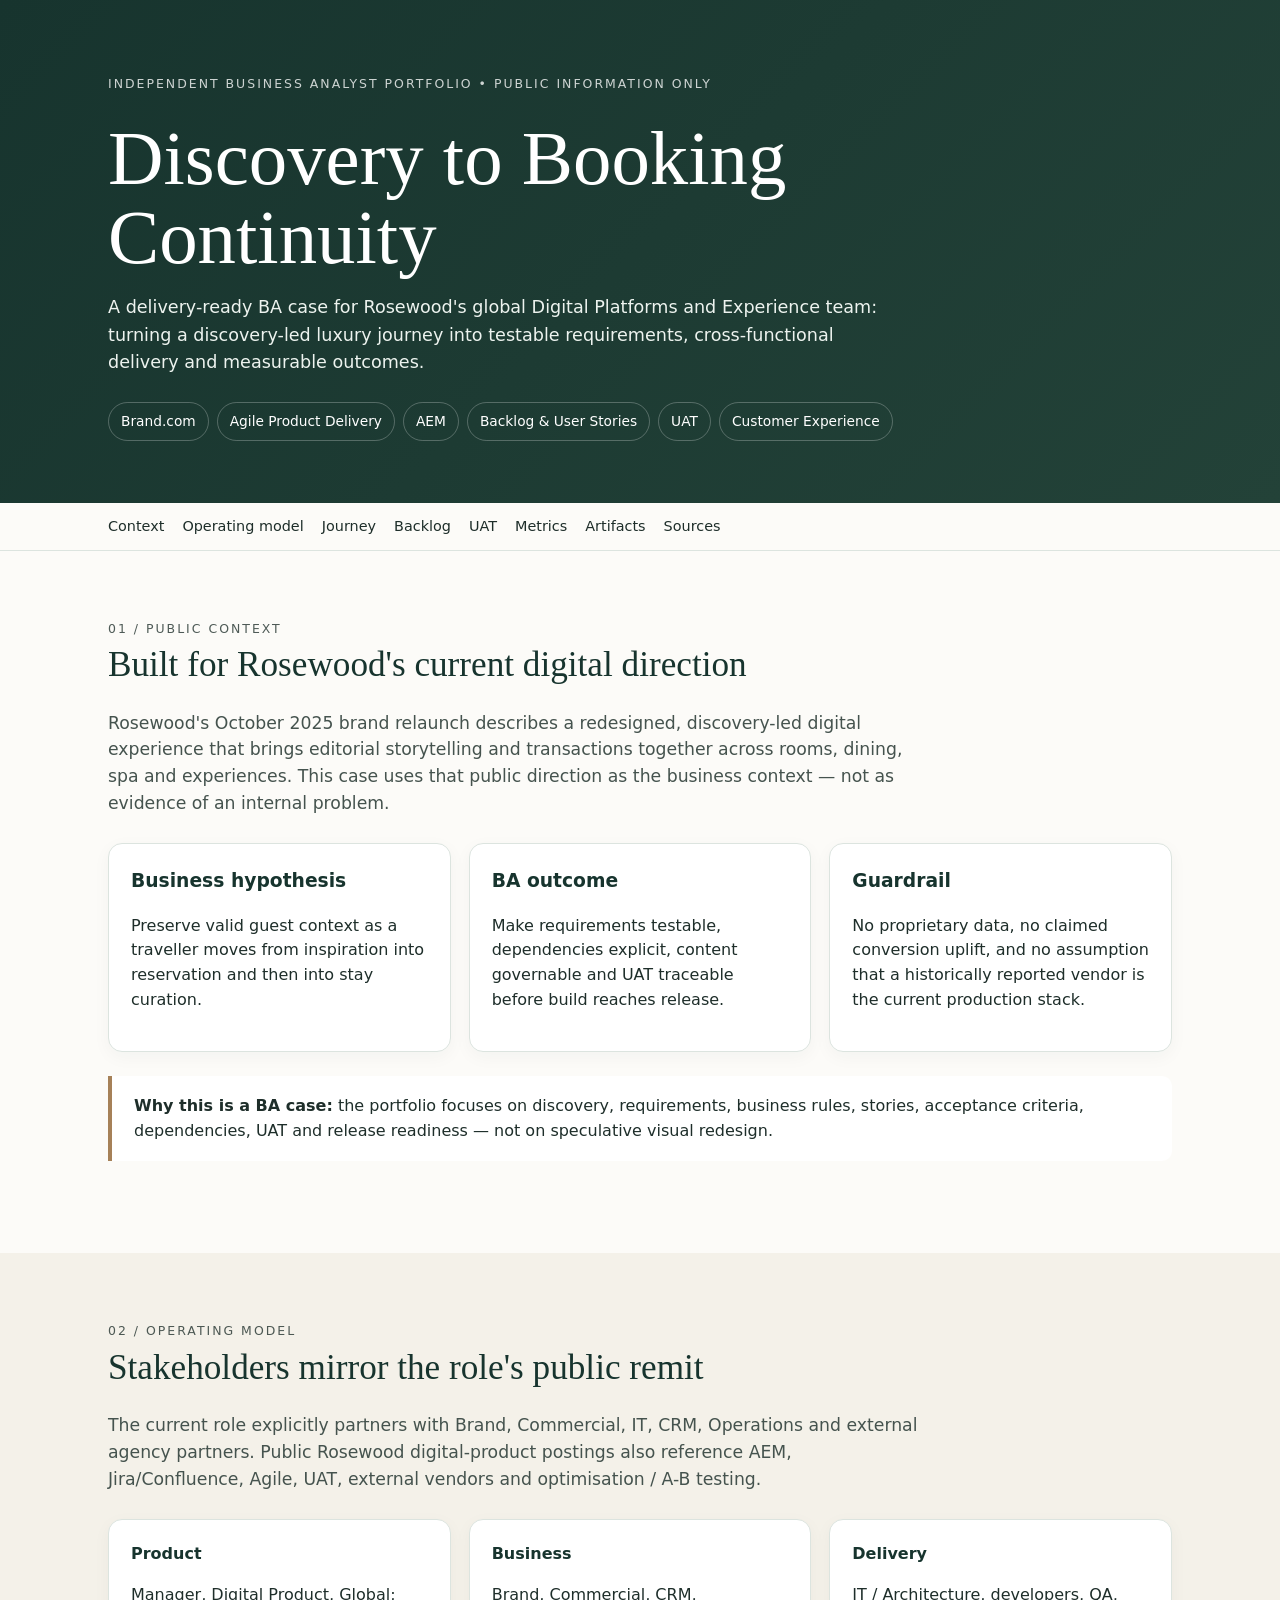
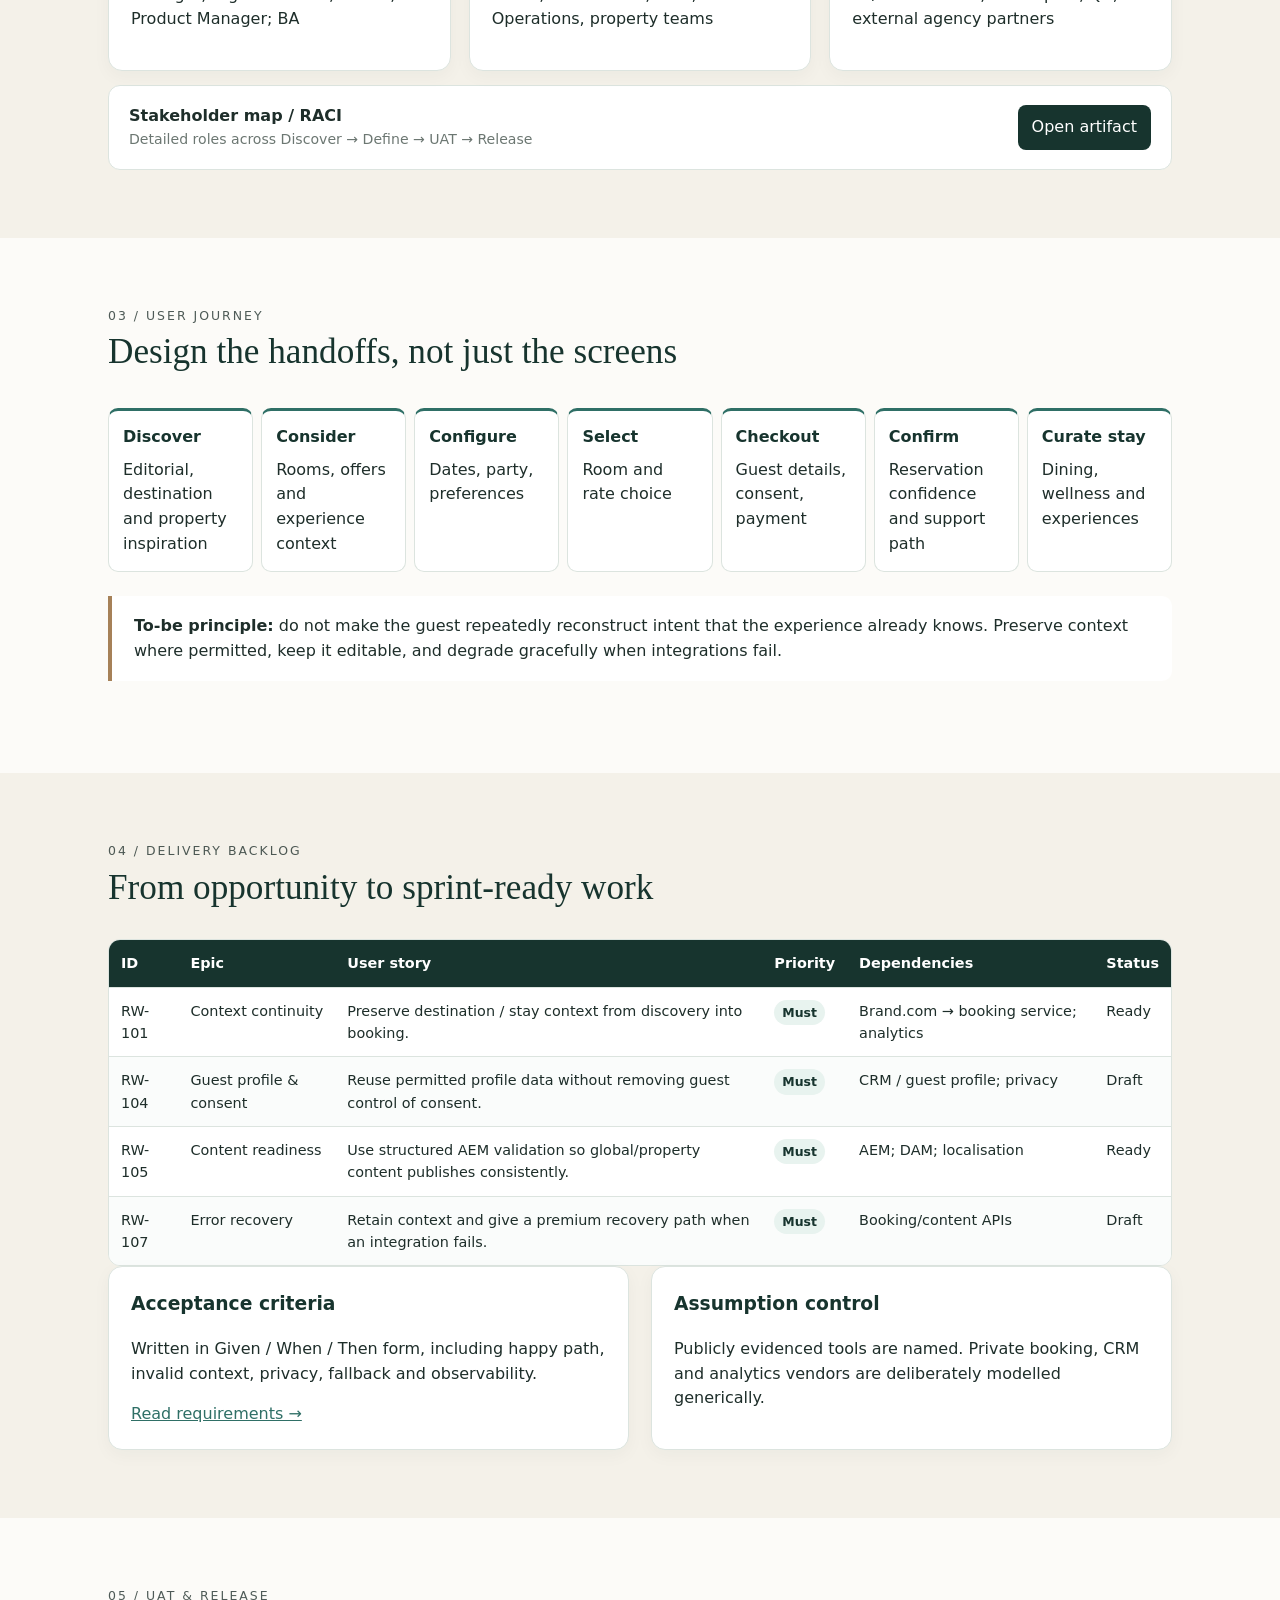
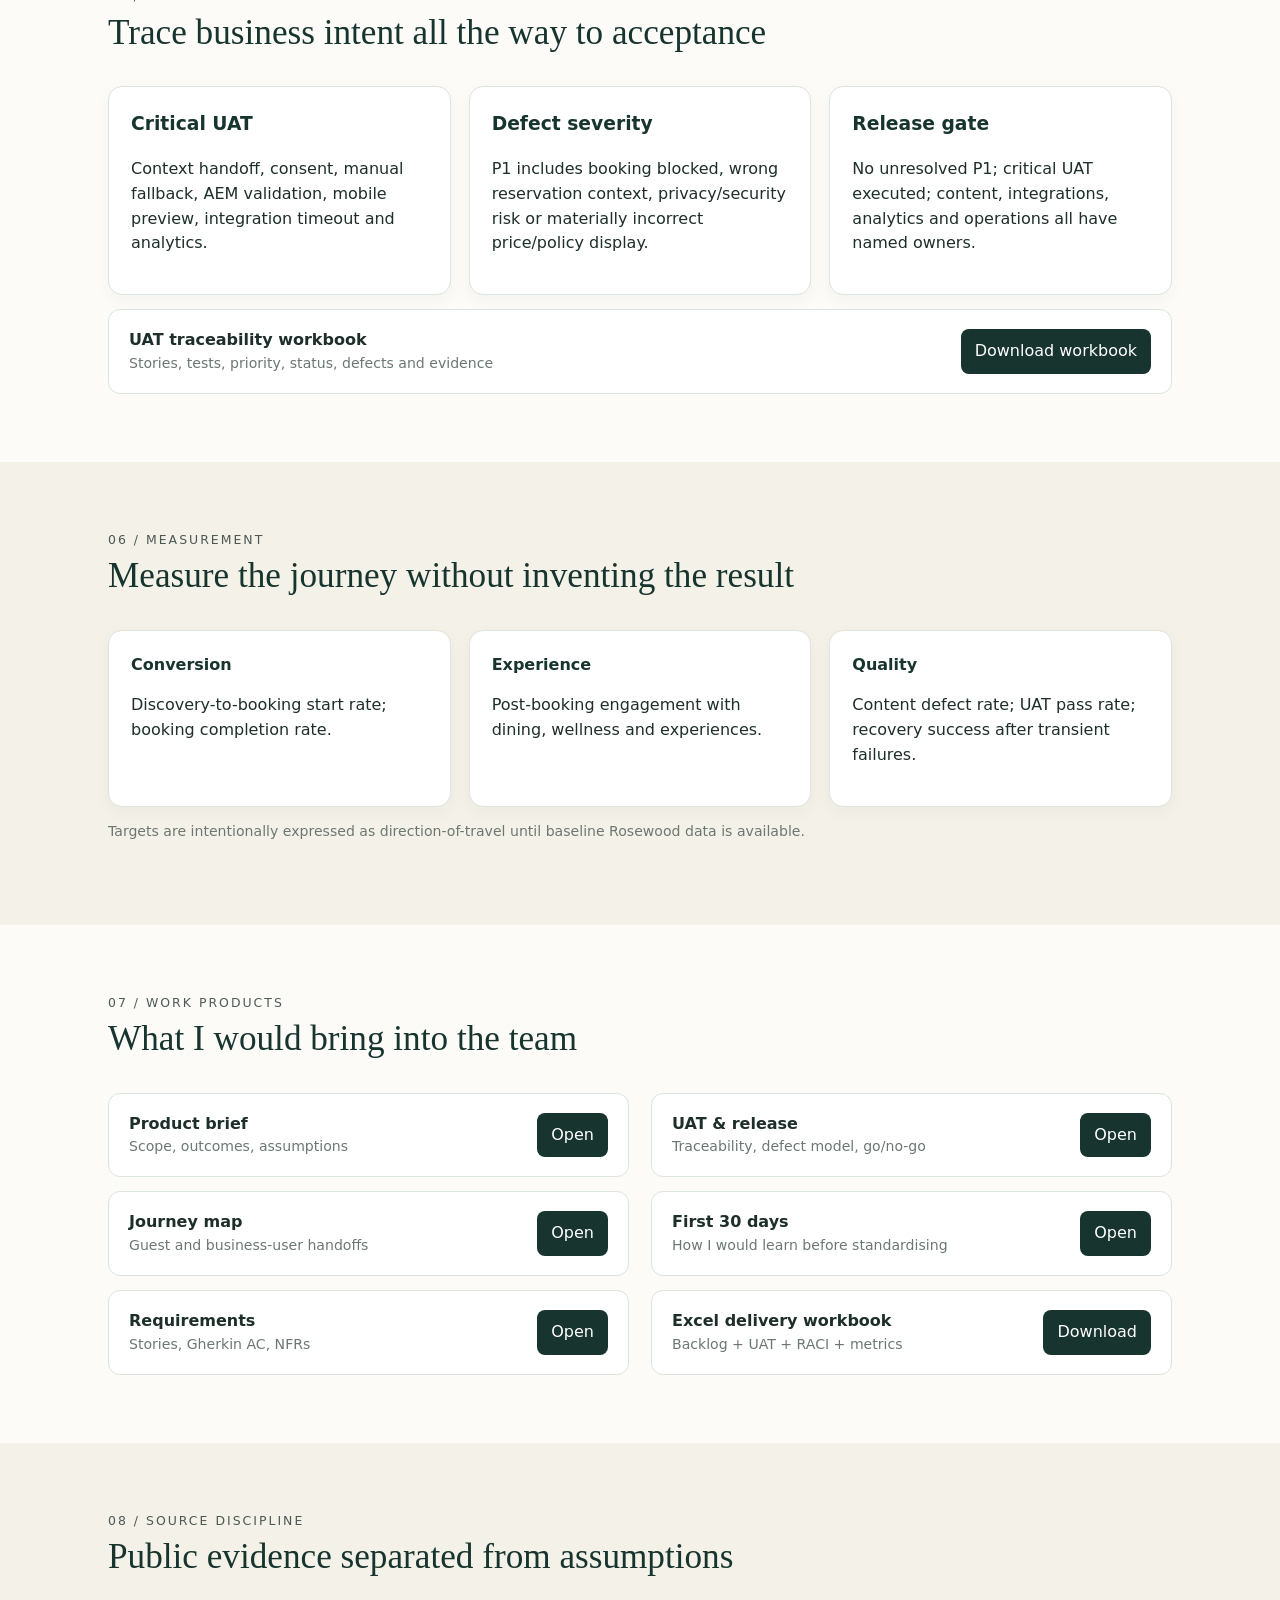
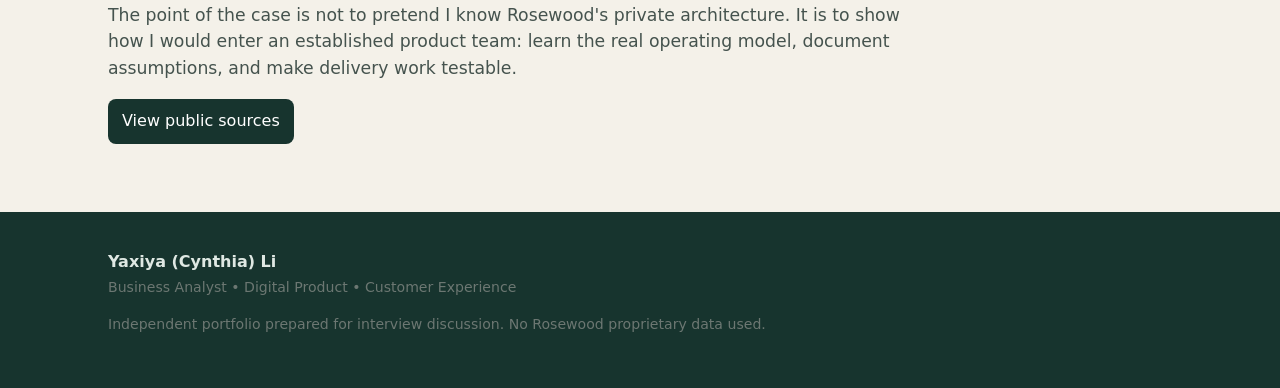
<file: index.html>
<!doctype html><html lang="en"><head><meta charset="utf-8"><meta name="viewport" content="width=device-width,initial-scale=1"><title>Rosewood Digital Product BA Case | Cynthia Li</title><link rel="stylesheet" href="styles.css"></head><body>
<header class="hero"><div class="wrap"><div class="eyebrow">Independent Business Analyst Portfolio • Public Information Only</div><h1>Discovery to Booking Continuity</h1><p>A delivery-ready BA case for Rosewood's global Digital Platforms and Experience team: turning a discovery-led luxury journey into testable requirements, cross-functional delivery and measurable outcomes.</p><div><span class="tag">Brand.com</span><span class="tag">Agile Product Delivery</span><span class="tag">AEM</span><span class="tag">Backlog & User Stories</span><span class="tag">UAT</span><span class="tag">Customer Experience</span></div></div></header>
<nav class="nav"><div class="wrap"><a href="#context">Context</a><a href="#operating">Operating model</a><a href="#journey">Journey</a><a href="#backlog">Backlog</a><a href="#uat">UAT</a><a href="#metrics">Metrics</a><a href="#artifacts">Artifacts</a><a href="#sources">Sources</a></div></nav>
<section id="context" class="section"><div class="wrap"><div class="eyebrow">01 / Public context</div><h2>Built for Rosewood's current digital direction</h2><p class="lead">Rosewood's October 2025 brand relaunch describes a redesigned, discovery-led digital experience that brings editorial storytelling and transactions together across rooms, dining, spa and experiences. This case uses that public direction as the business context — not as evidence of an internal problem.</p><div class="grid"><div class="card"><h3>Business hypothesis</h3><p>Preserve valid guest context as a traveller moves from inspiration into reservation and then into stay curation.</p></div><div class="card"><h3>BA outcome</h3><p>Make requirements testable, dependencies explicit, content governable and UAT traceable before build reaches release.</p></div><div class="card"><h3>Guardrail</h3><p>No proprietary data, no claimed conversion uplift, and no assumption that a historically reported vendor is the current production stack.</p></div></div><div class="callout"><strong>Why this is a BA case:</strong> the portfolio focuses on discovery, requirements, business rules, stories, acceptance criteria, dependencies, UAT and release readiness — not on speculative visual redesign.</div></div></section>
<section id="operating" class="section alt"><div class="wrap"><div class="eyebrow">02 / Operating model</div><h2>Stakeholders mirror the role's public remit</h2><p class="lead">The current role explicitly partners with Brand, Commercial, IT, CRM, Operations and external agency partners. Public Rosewood digital-product postings also reference AEM, Jira/Confluence, Agile, UAT, external vendors and optimisation / A-B testing.</p><div class="grid"><div class="card"><strong>Product</strong><p>Manager, Digital Product, Global; Product Manager; BA</p></div><div class="card"><strong>Business</strong><p>Brand, Commercial, CRM, Operations, property teams</p></div><div class="card"><strong>Delivery</strong><p>IT / Architecture, developers, QA, external agency partners</p></div></div><div class="artifact"><div><strong>Stakeholder map / RACI</strong><div class="small">Detailed roles across Discover → Define → UAT → Release</div></div><a class="button" href="docs/02_stakeholders.html">Open artifact</a></div></div></section>
<section id="journey" class="section"><div class="wrap"><div class="eyebrow">03 / User journey</div><h2>Design the handoffs, not just the screens</h2><div class="flow"><div class="step"><b>Discover</b>Editorial, destination and property inspiration</div><div class="step"><b>Consider</b>Rooms, offers and experience context</div><div class="step"><b>Configure</b>Dates, party, preferences</div><div class="step"><b>Select</b>Room and rate choice</div><div class="step"><b>Checkout</b>Guest details, consent, payment</div><div class="step"><b>Confirm</b>Reservation confidence and support path</div><div class="step"><b>Curate stay</b>Dining, wellness and experiences</div></div><div class="callout"><strong>To-be principle:</strong> do not make the guest repeatedly reconstruct intent that the experience already knows. Preserve context where permitted, keep it editable, and degrade gracefully when integrations fail.</div></div></section>
<section id="backlog" class="section alt"><div class="wrap"><div class="eyebrow">04 / Delivery backlog</div><h2>From opportunity to sprint-ready work</h2><div class="table-wrap"><table><thead><tr><th>ID</th><th>Epic</th><th>User story</th><th>Priority</th><th>Dependencies</th><th>Status</th></tr></thead><tbody><tr><td>RW-101</td><td>Context continuity</td><td>Preserve destination / stay context from discovery into booking.</td><td><span class="pill">Must</span></td><td>Brand.com → booking service; analytics</td><td>Ready</td></tr><tr><td>RW-104</td><td>Guest profile & consent</td><td>Reuse permitted profile data without removing guest control of consent.</td><td><span class="pill">Must</span></td><td>CRM / guest profile; privacy</td><td>Draft</td></tr><tr><td>RW-105</td><td>Content readiness</td><td>Use structured AEM validation so global/property content publishes consistently.</td><td><span class="pill">Must</span></td><td>AEM; DAM; localisation</td><td>Ready</td></tr><tr><td>RW-107</td><td>Error recovery</td><td>Retain context and give a premium recovery path when an integration fails.</td><td><span class="pill">Must</span></td><td>Booking/content APIs</td><td>Draft</td></tr></tbody></table></div><div class="two"><div class="card"><h3>Acceptance criteria</h3><p>Written in Given / When / Then form, including happy path, invalid context, privacy, fallback and observability.</p><a href="docs/04_requirements.html">Read requirements →</a></div><div class="card"><h3>Assumption control</h3><p>Publicly evidenced tools are named. Private booking, CRM and analytics vendors are deliberately modelled generically.</p></div></div></div></section>
<section id="uat" class="section"><div class="wrap"><div class="eyebrow">05 / UAT & release</div><h2>Trace business intent all the way to acceptance</h2><div class="grid"><div class="card"><h3>Critical UAT</h3><p>Context handoff, consent, manual fallback, AEM validation, mobile preview, integration timeout and analytics.</p></div><div class="card"><h3>Defect severity</h3><p>P1 includes booking blocked, wrong reservation context, privacy/security risk or materially incorrect price/policy display.</p></div><div class="card"><h3>Release gate</h3><p>No unresolved P1; critical UAT executed; content, integrations, analytics and operations all have named owners.</p></div></div><div class="artifact"><div><strong>UAT traceability workbook</strong><div class="small">Stories, tests, priority, status, defects and evidence</div></div><a class="button" href="Rosewood_Digital_Product_BA_Workbook.xlsx">Download workbook</a></div></div></section>
<section id="metrics" class="section alt"><div class="wrap"><div class="eyebrow">06 / Measurement</div><h2>Measure the journey without inventing the result</h2><div class="grid"><div class="card"><strong>Conversion</strong><p>Discovery-to-booking start rate; booking completion rate.</p></div><div class="card"><strong>Experience</strong><p>Post-booking engagement with dining, wellness and experiences.</p></div><div class="card"><strong>Quality</strong><p>Content defect rate; UAT pass rate; recovery success after transient failures.</p></div></div><p class="small">Targets are intentionally expressed as direction-of-travel until baseline Rosewood data is available.</p></div></section>
<section id="artifacts" class="section"><div class="wrap"><div class="eyebrow">07 / Work products</div><h2>What I would bring into the team</h2><div class="two"><div><div class="artifact"><div><strong>Product brief</strong><div class="small">Scope, outcomes, assumptions</div></div><a class="button" href="docs/01_product_brief.html">Open</a></div><div class="artifact"><div><strong>Journey map</strong><div class="small">Guest and business-user handoffs</div></div><a class="button" href="docs/03_journey.html">Open</a></div><div class="artifact"><div><strong>Requirements</strong><div class="small">Stories, Gherkin AC, NFRs</div></div><a class="button" href="docs/04_requirements.html">Open</a></div></div><div><div class="artifact"><div><strong>UAT & release</strong><div class="small">Traceability, defect model, go/no-go</div></div><a class="button" href="docs/05_uat_release.html">Open</a></div><div class="artifact"><div><strong>First 30 days</strong><div class="small">How I would learn before standardising</div></div><a class="button" href="docs/06_first_30_days.html">Open</a></div><div class="artifact"><div><strong>Excel delivery workbook</strong><div class="small">Backlog + UAT + RACI + metrics</div></div><a class="button" href="Rosewood_Digital_Product_BA_Workbook.xlsx">Download</a></div></div></div></div></section>
<section id="sources" class="section alt"><div class="wrap"><div class="eyebrow">08 / Source discipline</div><h2>Public evidence separated from assumptions</h2><p class="lead">The point of the case is not to pretend I know Rosewood's private architecture. It is to show how I would enter an established product team: learn the real operating model, document assumptions, and make delivery work testable.</p><a class="button" href="docs/07_sources.html">View public sources</a></div></section>
<footer class="footer"><div class="wrap"><strong>Yaxiya (Cynthia) Li</strong><br><span class="small">Business Analyst • Digital Product • Customer Experience</span><p class="small">Independent portfolio prepared for interview discussion. No Rosewood proprietary data used.</p></div></footer></body></html>
</file>
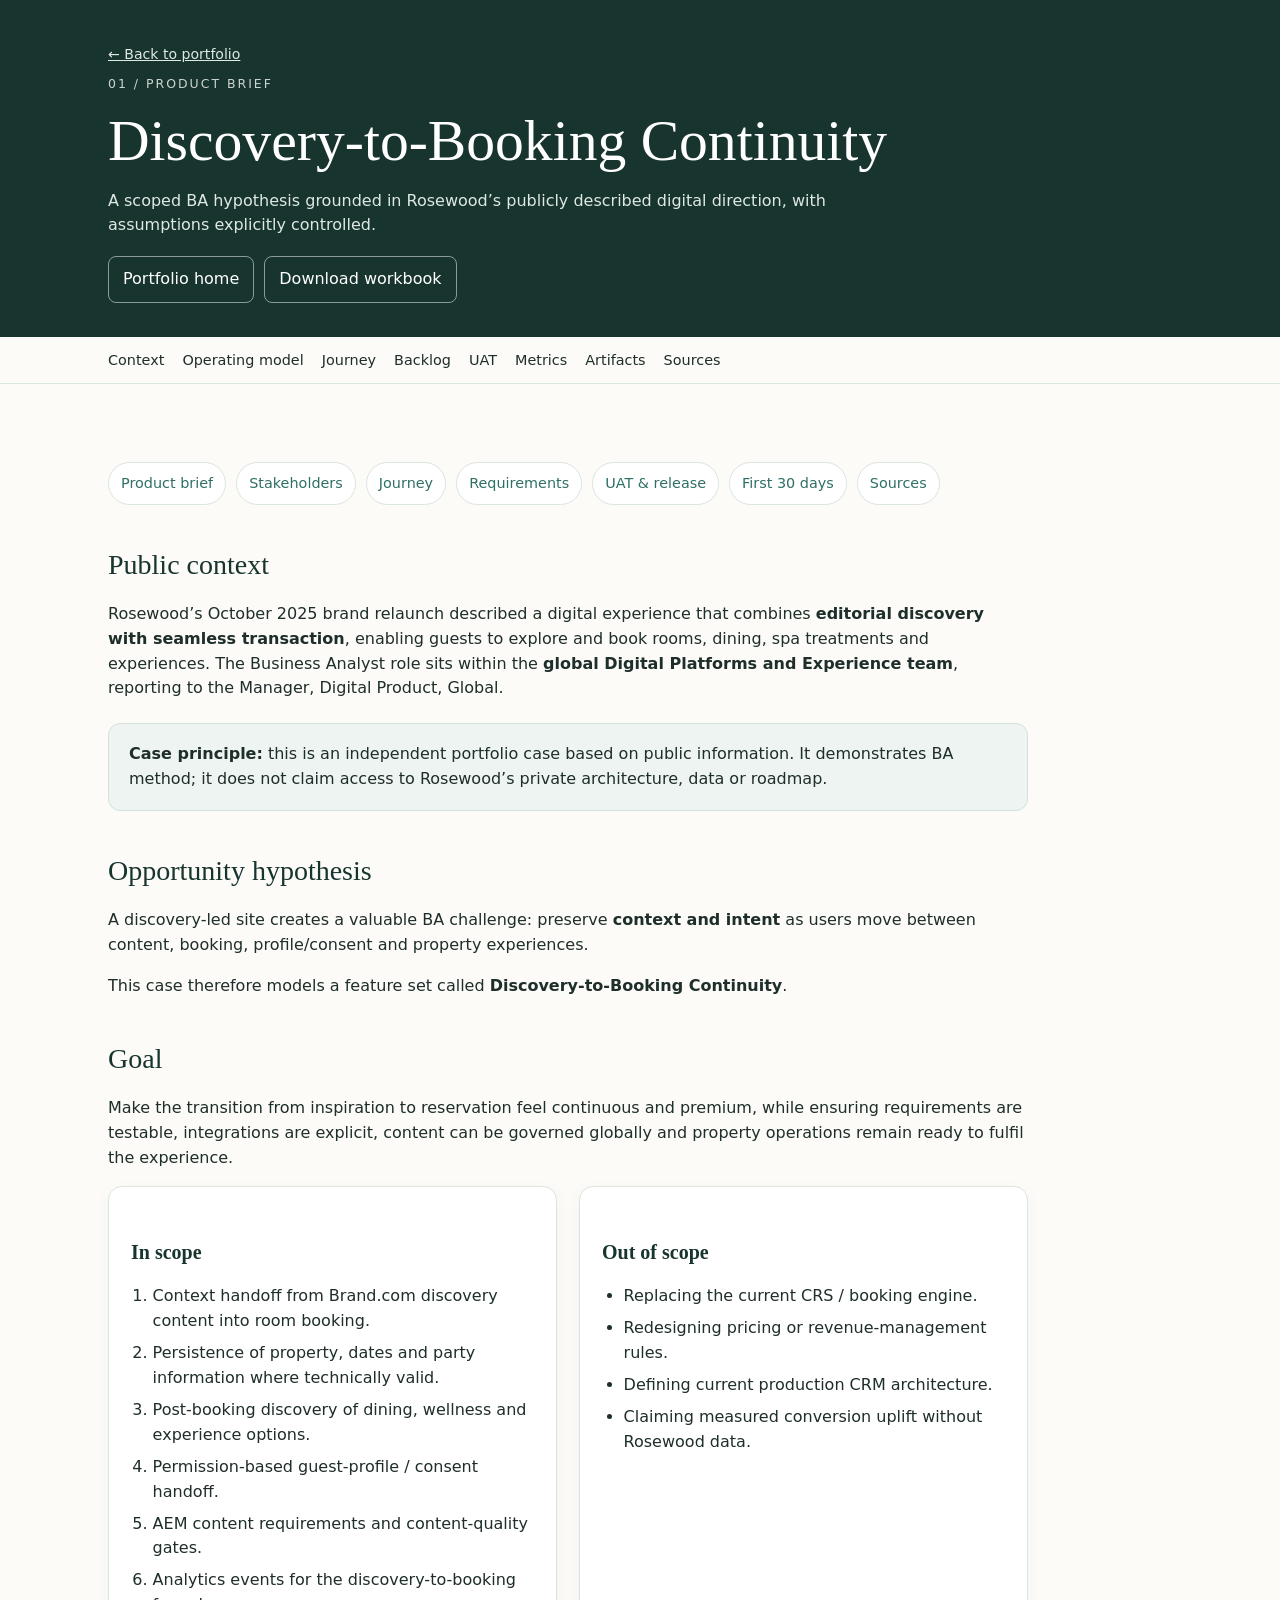
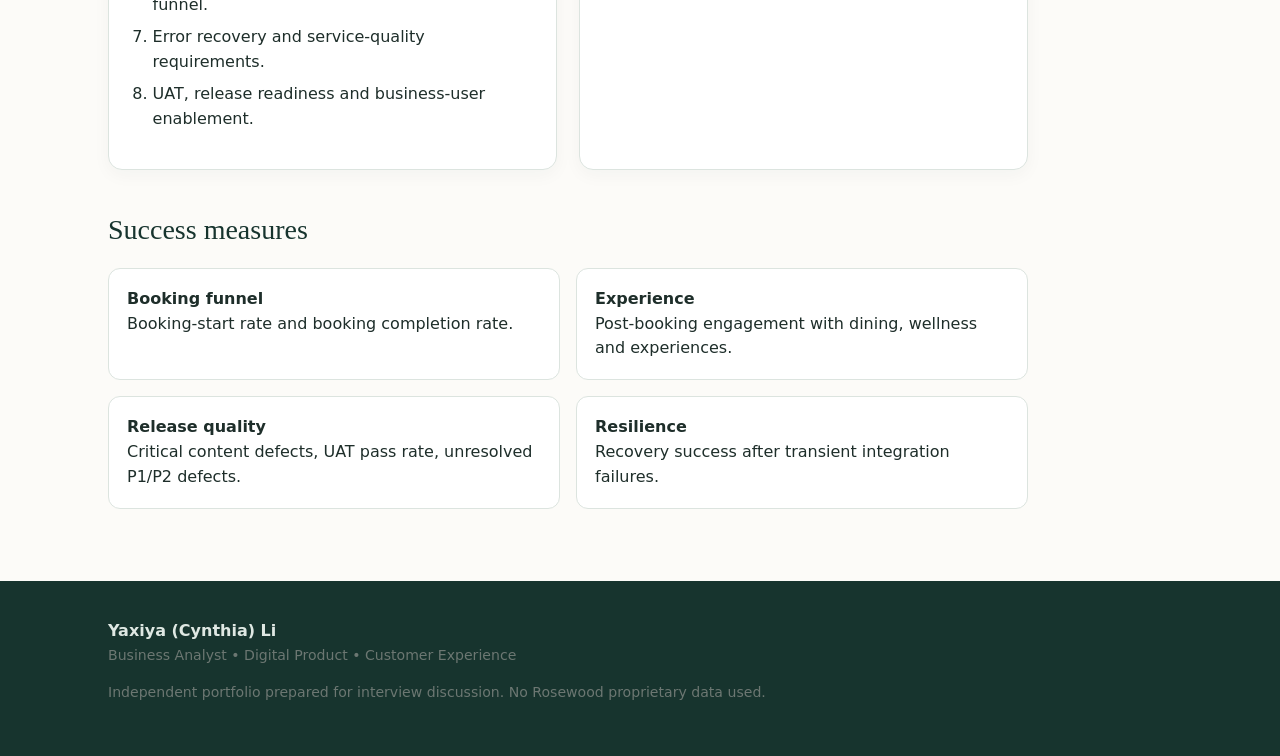
<file: 01_product_brief.html>
<!doctype html><html lang="en"><head><meta charset="utf-8"><meta name="viewport" content="width=device-width,initial-scale=1"><title>Discovery-to-Booking Continuity | Rosewood BA Case</title><link rel="stylesheet" href="../styles.css"></head><body>
<div class="article-hero"><div class="wrap"><div class="breadcrumb"><a href="../index.html">← Back to portfolio</a></div><div class="eyebrow">01 / PRODUCT BRIEF</div><h1>Discovery-to-Booking Continuity</h1><p>A scoped BA hypothesis grounded in Rosewood’s publicly described digital direction, with assumptions explicitly controlled.</p><div class="top-actions"><a class="button secondary" href="../index.html">Portfolio home</a><a class="button secondary" href="../Rosewood_Digital_Product_BA_Workbook.xlsx">Download workbook</a></div></div></div>
<nav class="nav"><div class="wrap"><a href="../index.html#context">Context</a><a href="../index.html#operating">Operating model</a><a href="../index.html#journey">Journey</a><a href="../index.html#backlog">Backlog</a><a href="../index.html#uat">UAT</a><a href="../index.html#metrics">Metrics</a><a href="../index.html#artifacts">Artifacts</a><a href="../index.html#sources">Sources</a></div></nav><main class="article"><div class="wrap"><div class="prose"><div class="artifact-nav"><a href="01_product_brief.html">Product brief</a><a href="02_stakeholders.html">Stakeholders</a><a href="03_journey.html">Journey</a><a href="04_requirements.html">Requirements</a><a href="05_uat_release.html">UAT & release</a><a href="06_first_30_days.html">First 30 days</a><a href="07_sources.html">Sources</a></div>
<h2 class="section-title">Public context</h2><p>Rosewood’s October 2025 brand relaunch described a digital experience that combines <strong>editorial discovery with seamless transaction</strong>, enabling guests to explore and book rooms, dining, spa treatments and experiences. The Business Analyst role sits within the <strong>global Digital Platforms and Experience team</strong>, reporting to the Manager, Digital Product, Global.</p>
<div class="note"><strong>Case principle:</strong> this is an independent portfolio case based on public information. It demonstrates BA method; it does not claim access to Rosewood’s private architecture, data or roadmap.</div>
<h2>Opportunity hypothesis</h2><p>A discovery-led site creates a valuable BA challenge: preserve <strong>context and intent</strong> as users move between content, booking, profile/consent and property experiences.</p><p>This case therefore models a feature set called <strong>Discovery-to-Booking Continuity</strong>.</p>
<h2>Goal</h2><p>Make the transition from inspiration to reservation feel continuous and premium, while ensuring requirements are testable, integrations are explicit, content can be governed globally and property operations remain ready to fulfil the experience.</p>
<div class="two"><div class="card"><h3>In scope</h3><ol><li>Context handoff from Brand.com discovery content into room booking.</li><li>Persistence of property, dates and party information where technically valid.</li><li>Post-booking discovery of dining, wellness and experience options.</li><li>Permission-based guest-profile / consent handoff.</li><li>AEM content requirements and content-quality gates.</li><li>Analytics events for the discovery-to-booking funnel.</li><li>Error recovery and service-quality requirements.</li><li>UAT, release readiness and business-user enablement.</li></ol></div><div class="card"><h3>Out of scope</h3><ul><li>Replacing the current CRS / booking engine.</li><li>Redesigning pricing or revenue-management rules.</li><li>Defining current production CRM architecture.</li><li>Claiming measured conversion uplift without Rosewood data.</li></ul></div></div>
<h2>Success measures</h2><div class="kpi-grid"><div class="kpi"><strong>Booking funnel</strong><br>Booking-start rate and booking completion rate.</div><div class="kpi"><strong>Experience</strong><br>Post-booking engagement with dining, wellness and experiences.</div><div class="kpi"><strong>Release quality</strong><br>Critical content defects, UAT pass rate, unresolved P1/P2 defects.</div><div class="kpi"><strong>Resilience</strong><br>Recovery success after transient integration failures.</div></div>
</div></div></main><footer class="footer"><div class="wrap"><strong>Yaxiya (Cynthia) Li</strong><br><span class="small">Business Analyst • Digital Product • Customer Experience</span><p class="small">Independent portfolio prepared for interview discussion. No Rosewood proprietary data used.</p></div></footer></body></html>
</file>
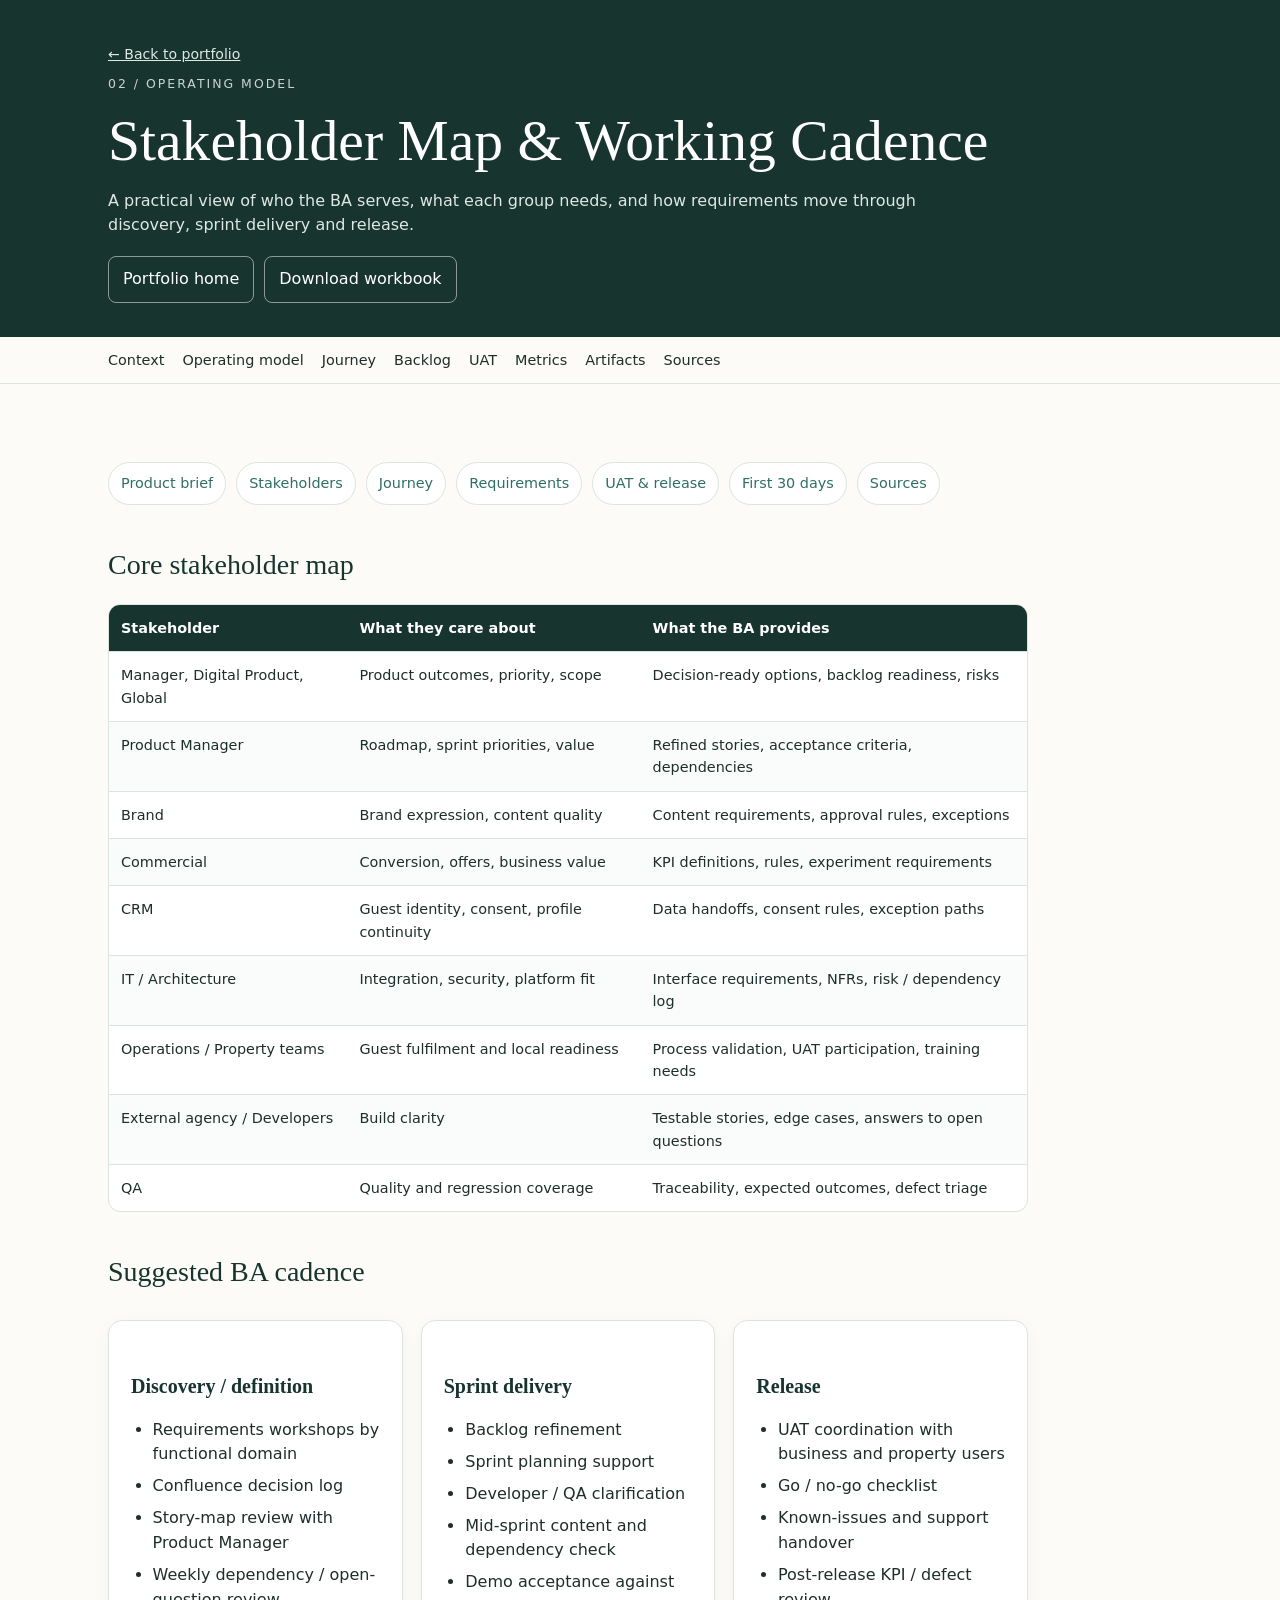
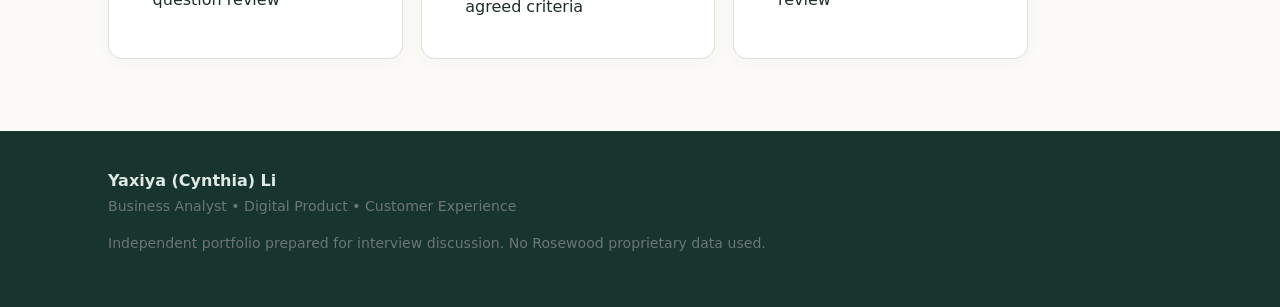
<file: 02_stakeholders.html>
<!doctype html><html lang="en"><head><meta charset="utf-8"><meta name="viewport" content="width=device-width,initial-scale=1"><title>Stakeholder Map &amp; Working Cadence | Rosewood BA Case</title><link rel="stylesheet" href="../styles.css"></head><body>
<div class="article-hero"><div class="wrap"><div class="breadcrumb"><a href="../index.html">← Back to portfolio</a></div><div class="eyebrow">02 / OPERATING MODEL</div><h1>Stakeholder Map & Working Cadence</h1><p>A practical view of who the BA serves, what each group needs, and how requirements move through discovery, sprint delivery and release.</p><div class="top-actions"><a class="button secondary" href="../index.html">Portfolio home</a><a class="button secondary" href="../Rosewood_Digital_Product_BA_Workbook.xlsx">Download workbook</a></div></div></div>
<nav class="nav"><div class="wrap"><a href="../index.html#context">Context</a><a href="../index.html#operating">Operating model</a><a href="../index.html#journey">Journey</a><a href="../index.html#backlog">Backlog</a><a href="../index.html#uat">UAT</a><a href="../index.html#metrics">Metrics</a><a href="../index.html#artifacts">Artifacts</a><a href="../index.html#sources">Sources</a></div></nav><main class="article"><div class="wrap"><div class="prose"><div class="artifact-nav"><a href="01_product_brief.html">Product brief</a><a href="02_stakeholders.html">Stakeholders</a><a href="03_journey.html">Journey</a><a href="04_requirements.html">Requirements</a><a href="05_uat_release.html">UAT & release</a><a href="06_first_30_days.html">First 30 days</a><a href="07_sources.html">Sources</a></div>
<h2 class="section-title">Core stakeholder map</h2><div class="table-wrap"><table><thead><tr><th>Stakeholder</th><th>What they care about</th><th>What the BA provides</th></tr></thead><tbody>
<tr><td>Manager, Digital Product, Global</td><td>Product outcomes, priority, scope</td><td>Decision-ready options, backlog readiness, risks</td></tr>
<tr><td>Product Manager</td><td>Roadmap, sprint priorities, value</td><td>Refined stories, acceptance criteria, dependencies</td></tr>
<tr><td>Brand</td><td>Brand expression, content quality</td><td>Content requirements, approval rules, exceptions</td></tr>
<tr><td>Commercial</td><td>Conversion, offers, business value</td><td>KPI definitions, rules, experiment requirements</td></tr>
<tr><td>CRM</td><td>Guest identity, consent, profile continuity</td><td>Data handoffs, consent rules, exception paths</td></tr>
<tr><td>IT / Architecture</td><td>Integration, security, platform fit</td><td>Interface requirements, NFRs, risk / dependency log</td></tr>
<tr><td>Operations / Property teams</td><td>Guest fulfilment and local readiness</td><td>Process validation, UAT participation, training needs</td></tr>
<tr><td>External agency / Developers</td><td>Build clarity</td><td>Testable stories, edge cases, answers to open questions</td></tr>
<tr><td>QA</td><td>Quality and regression coverage</td><td>Traceability, expected outcomes, defect triage</td></tr></tbody></table></div>
<h2>Suggested BA cadence</h2><div class="grid"><div class="card"><h3>Discovery / definition</h3><ul><li>Requirements workshops by functional domain</li><li>Confluence decision log</li><li>Story-map review with Product Manager</li><li>Weekly dependency / open-question review</li></ul></div><div class="card"><h3>Sprint delivery</h3><ul><li>Backlog refinement</li><li>Sprint planning support</li><li>Developer / QA clarification</li><li>Mid-sprint content and dependency check</li><li>Demo acceptance against agreed criteria</li></ul></div><div class="card"><h3>Release</h3><ul><li>UAT coordination with business and property users</li><li>Go / no-go checklist</li><li>Known-issues and support handover</li><li>Post-release KPI / defect review</li></ul></div></div>
</div></div></main><footer class="footer"><div class="wrap"><strong>Yaxiya (Cynthia) Li</strong><br><span class="small">Business Analyst • Digital Product • Customer Experience</span><p class="small">Independent portfolio prepared for interview discussion. No Rosewood proprietary data used.</p></div></footer></body></html>
</file>
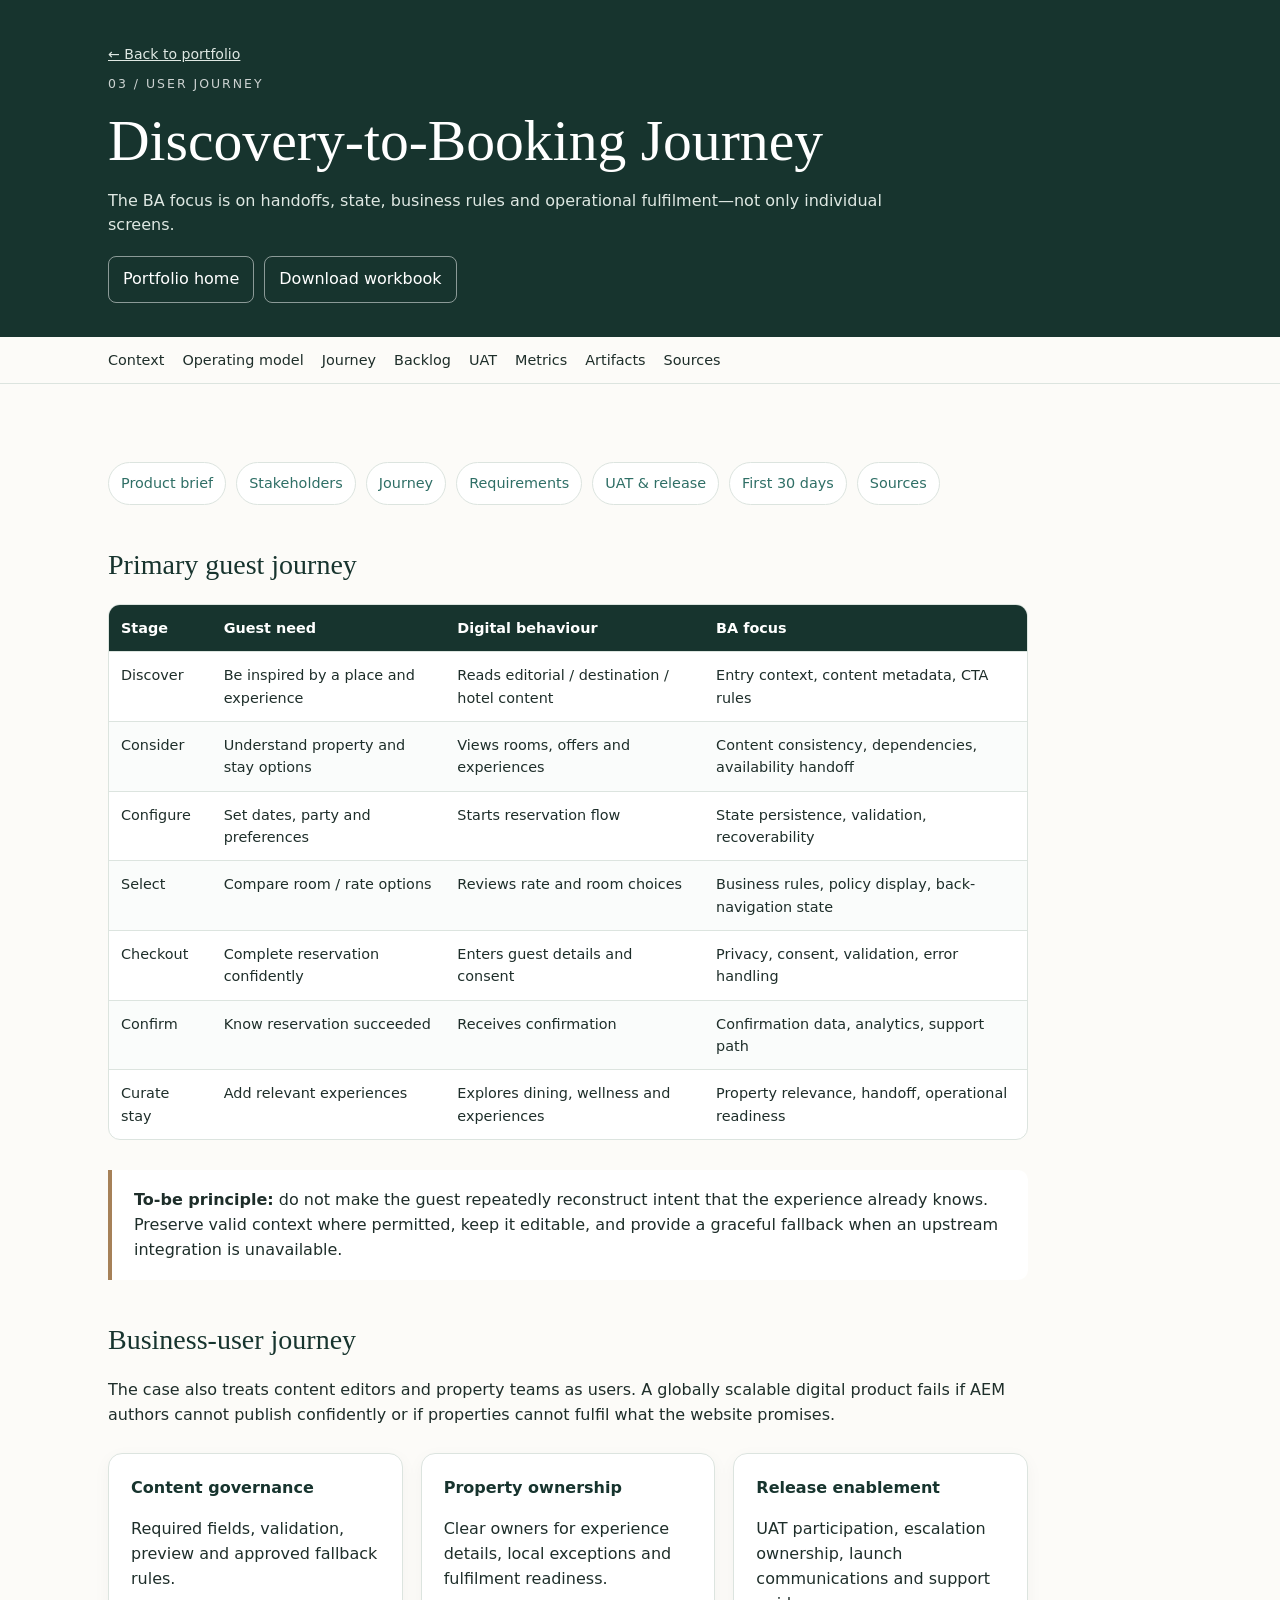
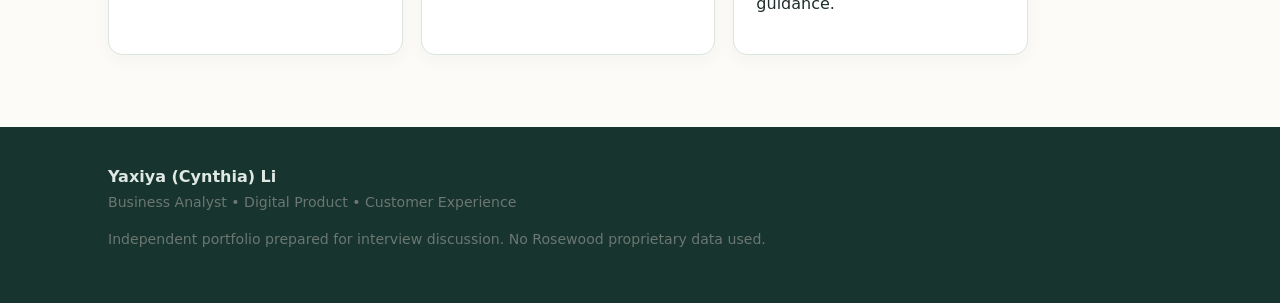
<file: 03_journey.html>
<!doctype html><html lang="en"><head><meta charset="utf-8"><meta name="viewport" content="width=device-width,initial-scale=1"><title>Discovery-to-Booking Journey | Rosewood BA Case</title><link rel="stylesheet" href="../styles.css"></head><body>
<div class="article-hero"><div class="wrap"><div class="breadcrumb"><a href="../index.html">← Back to portfolio</a></div><div class="eyebrow">03 / USER JOURNEY</div><h1>Discovery-to-Booking Journey</h1><p>The BA focus is on handoffs, state, business rules and operational fulfilment—not only individual screens.</p><div class="top-actions"><a class="button secondary" href="../index.html">Portfolio home</a><a class="button secondary" href="../Rosewood_Digital_Product_BA_Workbook.xlsx">Download workbook</a></div></div></div>
<nav class="nav"><div class="wrap"><a href="../index.html#context">Context</a><a href="../index.html#operating">Operating model</a><a href="../index.html#journey">Journey</a><a href="../index.html#backlog">Backlog</a><a href="../index.html#uat">UAT</a><a href="../index.html#metrics">Metrics</a><a href="../index.html#artifacts">Artifacts</a><a href="../index.html#sources">Sources</a></div></nav><main class="article"><div class="wrap"><div class="prose"><div class="artifact-nav"><a href="01_product_brief.html">Product brief</a><a href="02_stakeholders.html">Stakeholders</a><a href="03_journey.html">Journey</a><a href="04_requirements.html">Requirements</a><a href="05_uat_release.html">UAT & release</a><a href="06_first_30_days.html">First 30 days</a><a href="07_sources.html">Sources</a></div>
<h2 class="section-title">Primary guest journey</h2><div class="table-wrap"><table><thead><tr><th>Stage</th><th>Guest need</th><th>Digital behaviour</th><th>BA focus</th></tr></thead><tbody>
<tr><td>Discover</td><td>Be inspired by a place and experience</td><td>Reads editorial / destination / hotel content</td><td>Entry context, content metadata, CTA rules</td></tr>
<tr><td>Consider</td><td>Understand property and stay options</td><td>Views rooms, offers and experiences</td><td>Content consistency, dependencies, availability handoff</td></tr>
<tr><td>Configure</td><td>Set dates, party and preferences</td><td>Starts reservation flow</td><td>State persistence, validation, recoverability</td></tr>
<tr><td>Select</td><td>Compare room / rate options</td><td>Reviews rate and room choices</td><td>Business rules, policy display, back-navigation state</td></tr>
<tr><td>Checkout</td><td>Complete reservation confidently</td><td>Enters guest details and consent</td><td>Privacy, consent, validation, error handling</td></tr>
<tr><td>Confirm</td><td>Know reservation succeeded</td><td>Receives confirmation</td><td>Confirmation data, analytics, support path</td></tr>
<tr><td>Curate stay</td><td>Add relevant experiences</td><td>Explores dining, wellness and experiences</td><td>Property relevance, handoff, operational readiness</td></tr></tbody></table></div>
<div class="callout"><strong>To-be principle:</strong> do not make the guest repeatedly reconstruct intent that the experience already knows. Preserve valid context where permitted, keep it editable, and provide a graceful fallback when an upstream integration is unavailable.</div>
<h2>Business-user journey</h2><p>The case also treats content editors and property teams as users. A globally scalable digital product fails if AEM authors cannot publish confidently or if properties cannot fulfil what the website promises.</p><div class="grid"><div class="card"><strong>Content governance</strong><p>Required fields, validation, preview and approved fallback rules.</p></div><div class="card"><strong>Property ownership</strong><p>Clear owners for experience details, local exceptions and fulfilment readiness.</p></div><div class="card"><strong>Release enablement</strong><p>UAT participation, escalation ownership, launch communications and support guidance.</p></div></div>
</div></div></main><footer class="footer"><div class="wrap"><strong>Yaxiya (Cynthia) Li</strong><br><span class="small">Business Analyst • Digital Product • Customer Experience</span><p class="small">Independent portfolio prepared for interview discussion. No Rosewood proprietary data used.</p></div></footer></body></html>
</file>
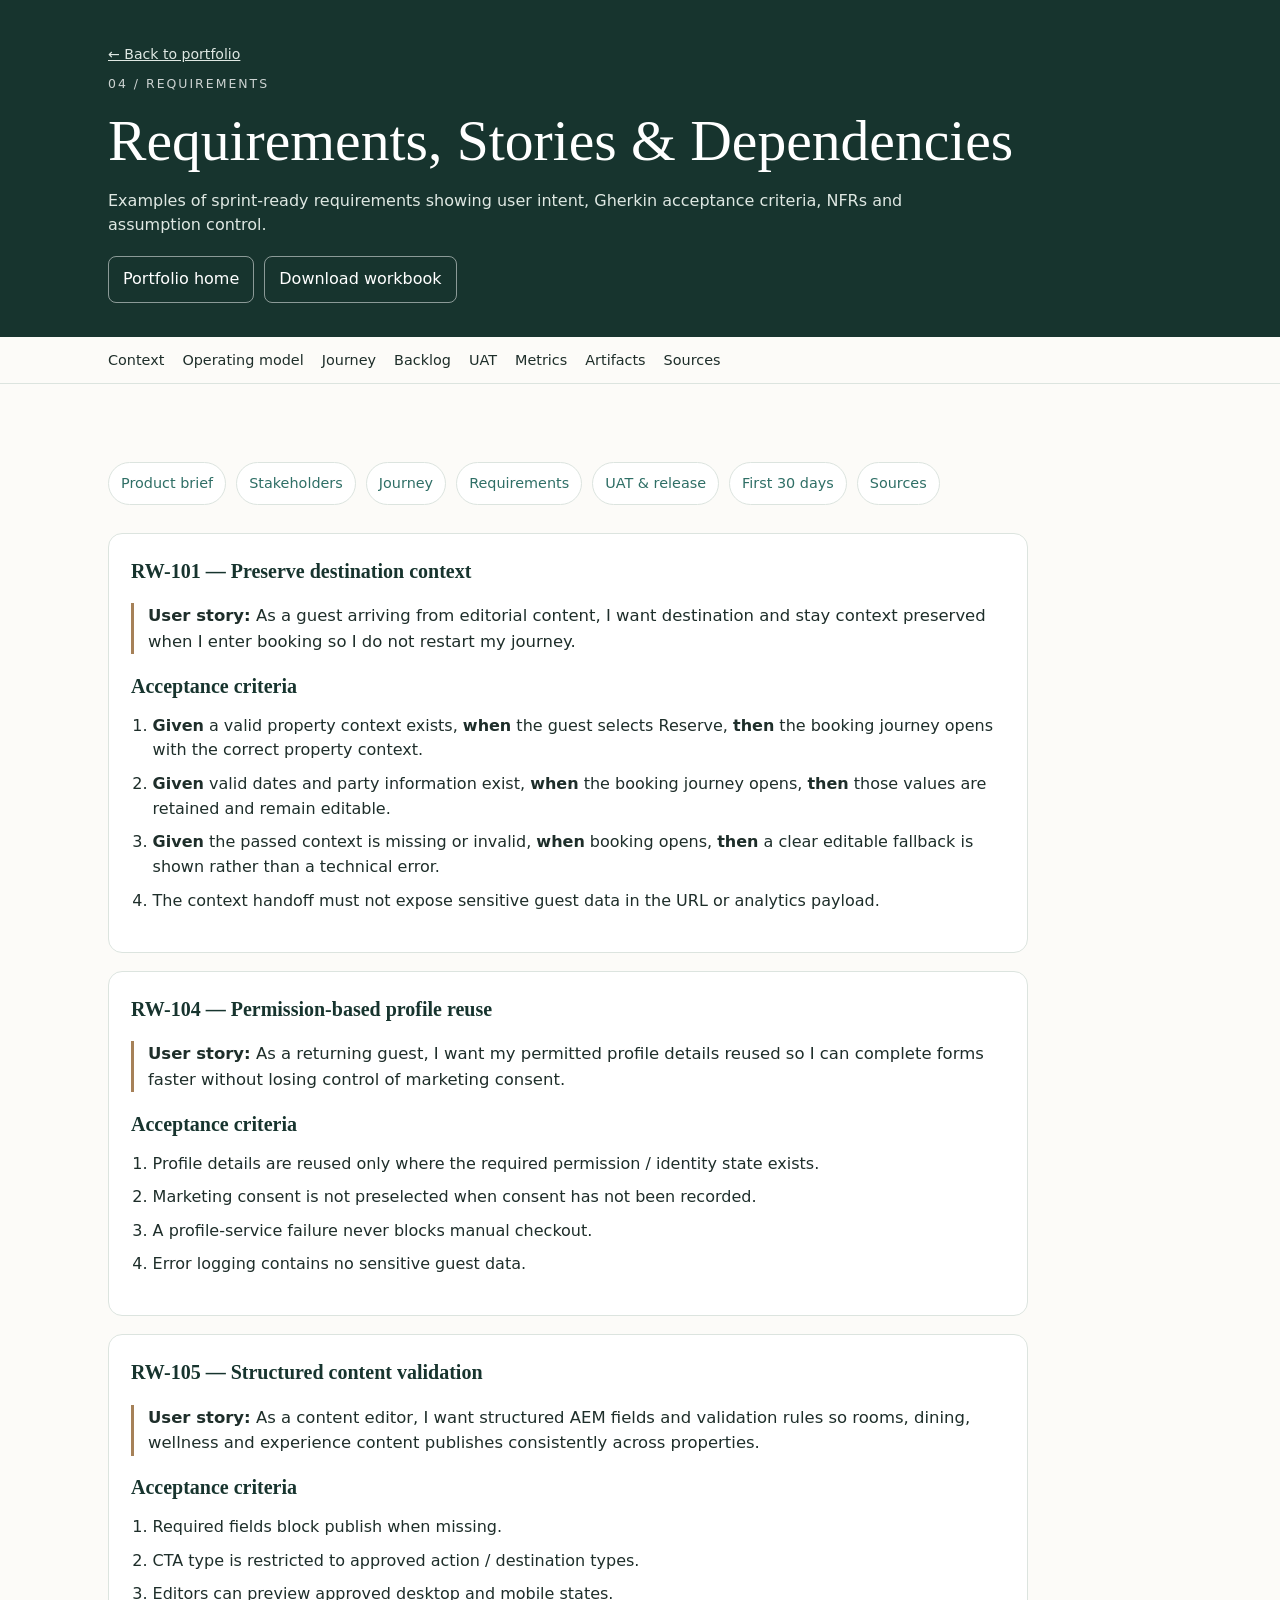
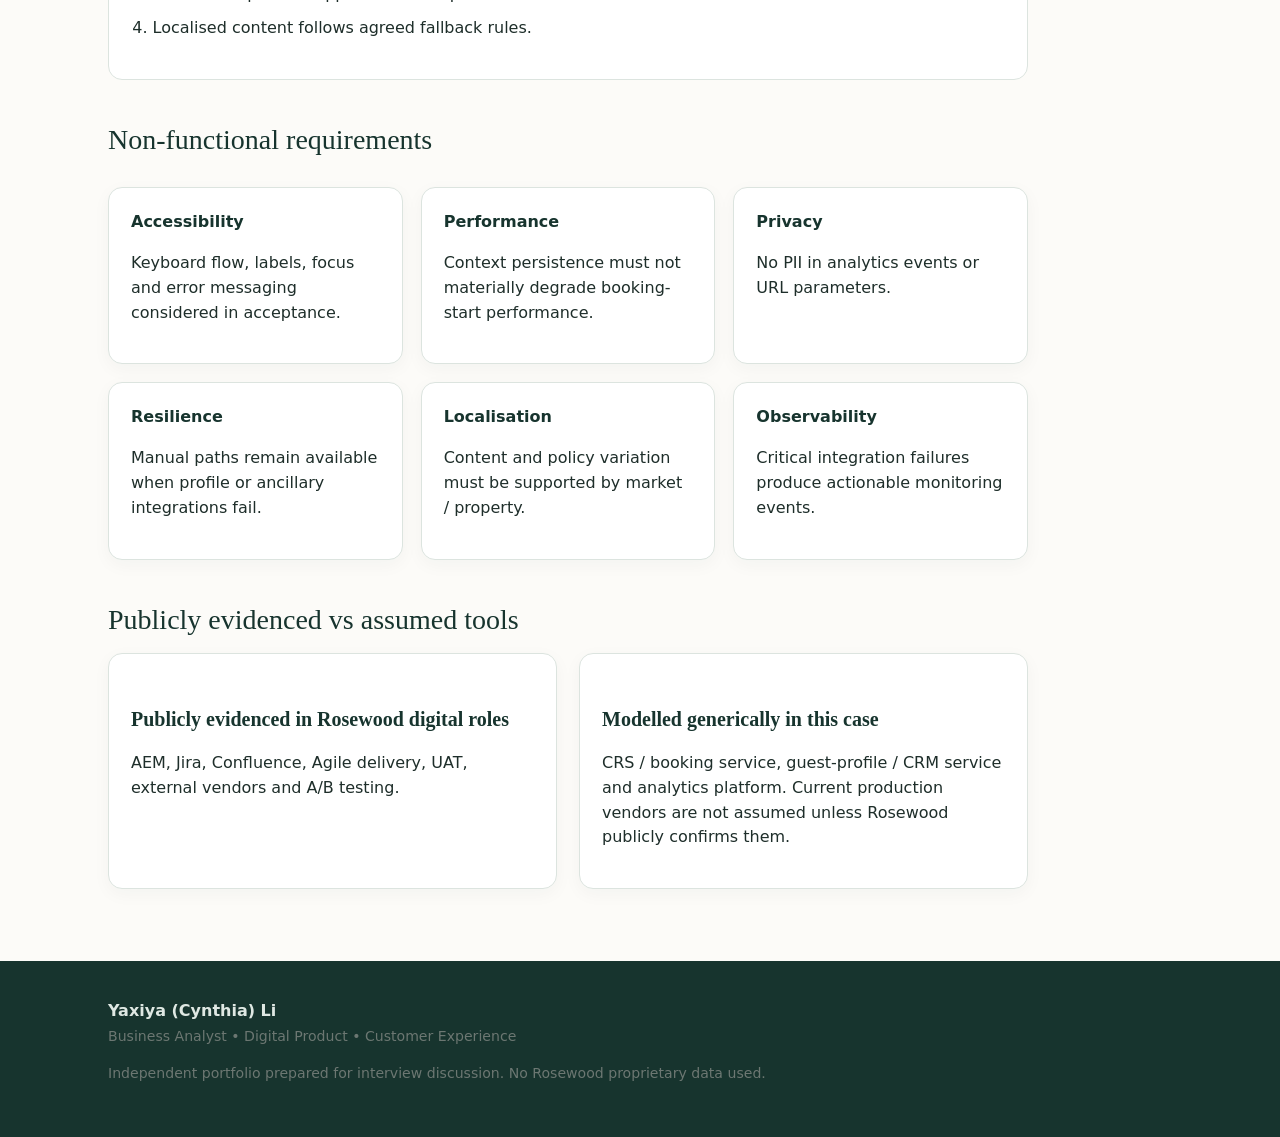
<file: 04_requirements.html>
<!doctype html><html lang="en"><head><meta charset="utf-8"><meta name="viewport" content="width=device-width,initial-scale=1"><title>Requirements, Stories &amp; Dependencies | Rosewood BA Case</title><link rel="stylesheet" href="../styles.css"></head><body>
<div class="article-hero"><div class="wrap"><div class="breadcrumb"><a href="../index.html">← Back to portfolio</a></div><div class="eyebrow">04 / REQUIREMENTS</div><h1>Requirements, Stories & Dependencies</h1><p>Examples of sprint-ready requirements showing user intent, Gherkin acceptance criteria, NFRs and assumption control.</p><div class="top-actions"><a class="button secondary" href="../index.html">Portfolio home</a><a class="button secondary" href="../Rosewood_Digital_Product_BA_Workbook.xlsx">Download workbook</a></div></div></div>
<nav class="nav"><div class="wrap"><a href="../index.html#context">Context</a><a href="../index.html#operating">Operating model</a><a href="../index.html#journey">Journey</a><a href="../index.html#backlog">Backlog</a><a href="../index.html#uat">UAT</a><a href="../index.html#metrics">Metrics</a><a href="../index.html#artifacts">Artifacts</a><a href="../index.html#sources">Sources</a></div></nav><main class="article"><div class="wrap"><div class="prose"><div class="artifact-nav"><a href="01_product_brief.html">Product brief</a><a href="02_stakeholders.html">Stakeholders</a><a href="03_journey.html">Journey</a><a href="04_requirements.html">Requirements</a><a href="05_uat_release.html">UAT & release</a><a href="06_first_30_days.html">First 30 days</a><a href="07_sources.html">Sources</a></div>
<div class="story"><h3>RW-101 — Preserve destination context</h3><p class="story-text"><strong>User story:</strong> As a guest arriving from editorial content, I want destination and stay context preserved when I enter booking so I do not restart my journey.</p><h3>Acceptance criteria</h3><ol class="ac"><li><strong>Given</strong> a valid property context exists, <strong>when</strong> the guest selects Reserve, <strong>then</strong> the booking journey opens with the correct property context.</li><li><strong>Given</strong> valid dates and party information exist, <strong>when</strong> the booking journey opens, <strong>then</strong> those values are retained and remain editable.</li><li><strong>Given</strong> the passed context is missing or invalid, <strong>when</strong> booking opens, <strong>then</strong> a clear editable fallback is shown rather than a technical error.</li><li>The context handoff must not expose sensitive guest data in the URL or analytics payload.</li></ol></div>
<div class="story"><h3>RW-104 — Permission-based profile reuse</h3><p class="story-text"><strong>User story:</strong> As a returning guest, I want my permitted profile details reused so I can complete forms faster without losing control of marketing consent.</p><h3>Acceptance criteria</h3><ol class="ac"><li>Profile details are reused only where the required permission / identity state exists.</li><li>Marketing consent is not preselected when consent has not been recorded.</li><li>A profile-service failure never blocks manual checkout.</li><li>Error logging contains no sensitive guest data.</li></ol></div>
<div class="story"><h3>RW-105 — Structured content validation</h3><p class="story-text"><strong>User story:</strong> As a content editor, I want structured AEM fields and validation rules so rooms, dining, wellness and experience content publishes consistently across properties.</p><h3>Acceptance criteria</h3><ol class="ac"><li>Required fields block publish when missing.</li><li>CTA type is restricted to approved action / destination types.</li><li>Editors can preview approved desktop and mobile states.</li><li>Localised content follows agreed fallback rules.</li></ol></div>
<h2>Non-functional requirements</h2><div class="grid"><div class="card"><strong>Accessibility</strong><p>Keyboard flow, labels, focus and error messaging considered in acceptance.</p></div><div class="card"><strong>Performance</strong><p>Context persistence must not materially degrade booking-start performance.</p></div><div class="card"><strong>Privacy</strong><p>No PII in analytics events or URL parameters.</p></div><div class="card"><strong>Resilience</strong><p>Manual paths remain available when profile or ancillary integrations fail.</p></div><div class="card"><strong>Localisation</strong><p>Content and policy variation must be supported by market / property.</p></div><div class="card"><strong>Observability</strong><p>Critical integration failures produce actionable monitoring events.</p></div></div>
<h2>Publicly evidenced vs assumed tools</h2><div class="two"><div class="card"><h3>Publicly evidenced in Rosewood digital roles</h3><p>AEM, Jira, Confluence, Agile delivery, UAT, external vendors and A/B testing.</p></div><div class="card"><h3>Modelled generically in this case</h3><p>CRS / booking service, guest-profile / CRM service and analytics platform. Current production vendors are not assumed unless Rosewood publicly confirms them.</p></div></div>
</div></div></main><footer class="footer"><div class="wrap"><strong>Yaxiya (Cynthia) Li</strong><br><span class="small">Business Analyst • Digital Product • Customer Experience</span><p class="small">Independent portfolio prepared for interview discussion. No Rosewood proprietary data used.</p></div></footer></body></html>
</file>
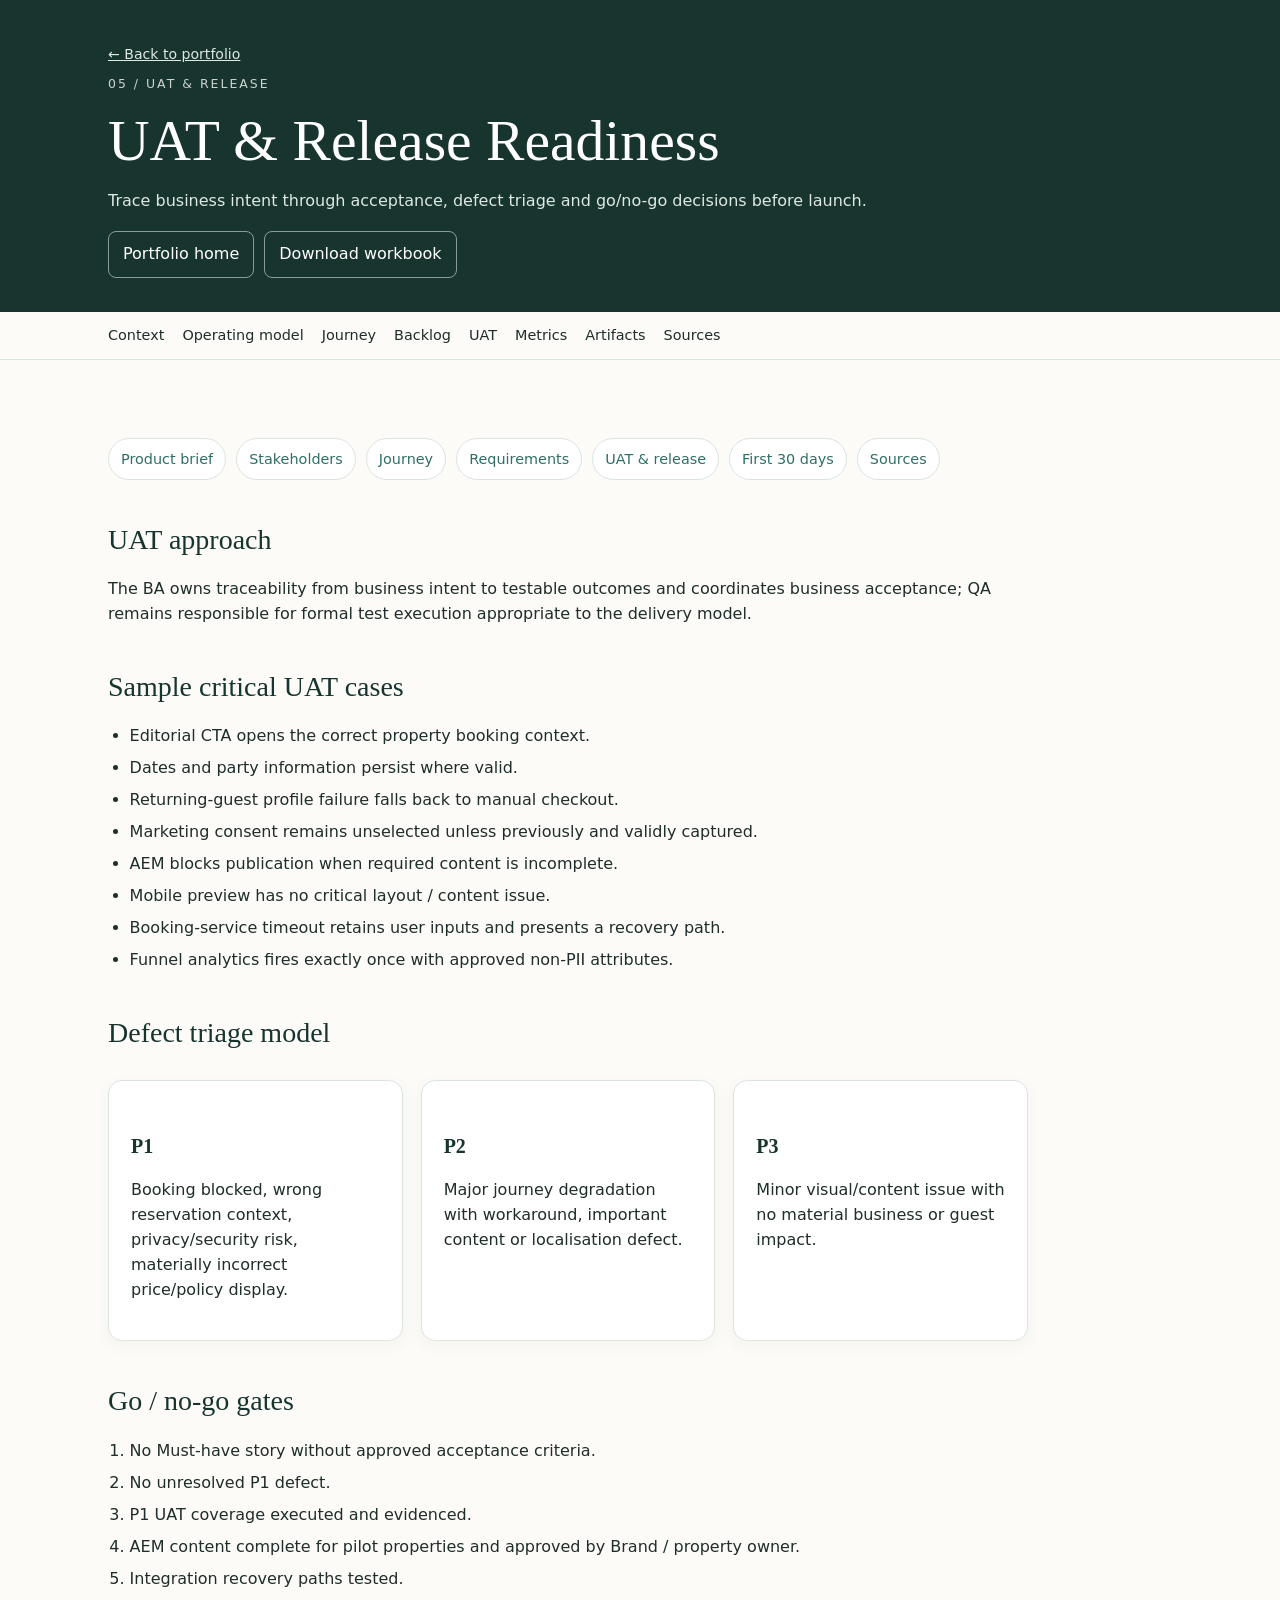
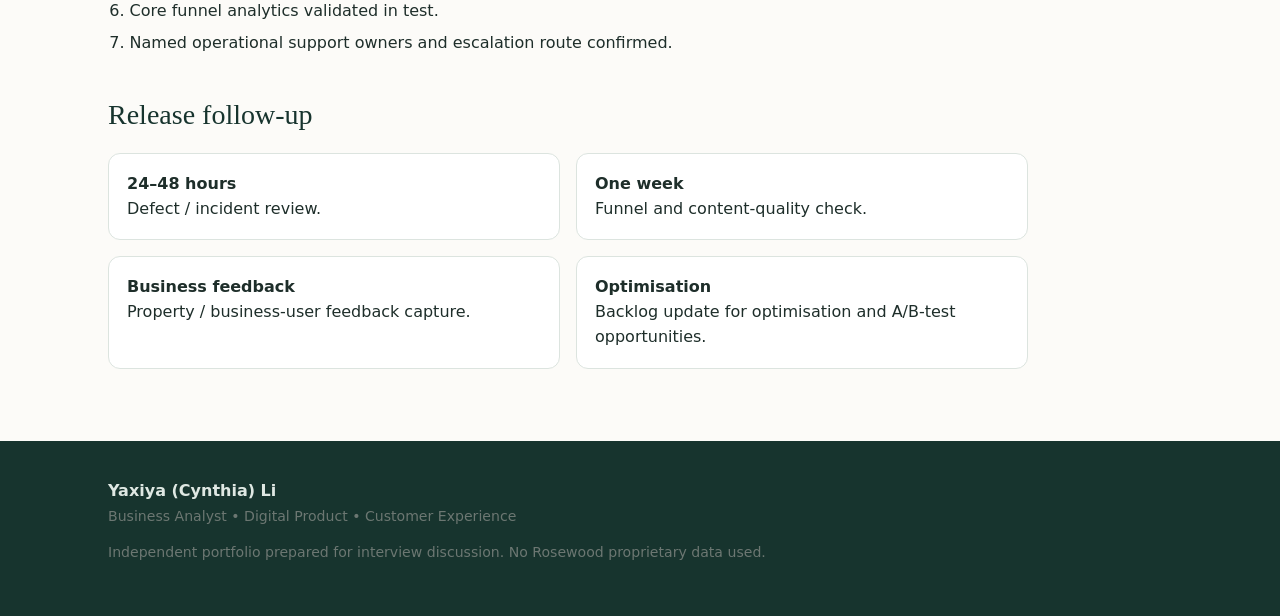
<file: 05_uat_release.html>
<!doctype html><html lang="en"><head><meta charset="utf-8"><meta name="viewport" content="width=device-width,initial-scale=1"><title>UAT &amp; Release Readiness | Rosewood BA Case</title><link rel="stylesheet" href="../styles.css"></head><body>
<div class="article-hero"><div class="wrap"><div class="breadcrumb"><a href="../index.html">← Back to portfolio</a></div><div class="eyebrow">05 / UAT & RELEASE</div><h1>UAT & Release Readiness</h1><p>Trace business intent through acceptance, defect triage and go/no-go decisions before launch.</p><div class="top-actions"><a class="button secondary" href="../index.html">Portfolio home</a><a class="button secondary" href="../Rosewood_Digital_Product_BA_Workbook.xlsx">Download workbook</a></div></div></div>
<nav class="nav"><div class="wrap"><a href="../index.html#context">Context</a><a href="../index.html#operating">Operating model</a><a href="../index.html#journey">Journey</a><a href="../index.html#backlog">Backlog</a><a href="../index.html#uat">UAT</a><a href="../index.html#metrics">Metrics</a><a href="../index.html#artifacts">Artifacts</a><a href="../index.html#sources">Sources</a></div></nav><main class="article"><div class="wrap"><div class="prose"><div class="artifact-nav"><a href="01_product_brief.html">Product brief</a><a href="02_stakeholders.html">Stakeholders</a><a href="03_journey.html">Journey</a><a href="04_requirements.html">Requirements</a><a href="05_uat_release.html">UAT & release</a><a href="06_first_30_days.html">First 30 days</a><a href="07_sources.html">Sources</a></div>
<h2 class="section-title">UAT approach</h2><p>The BA owns traceability from business intent to testable outcomes and coordinates business acceptance; QA remains responsible for formal test execution appropriate to the delivery model.</p>
<h2>Sample critical UAT cases</h2><ul><li>Editorial CTA opens the correct property booking context.</li><li>Dates and party information persist where valid.</li><li>Returning-guest profile failure falls back to manual checkout.</li><li>Marketing consent remains unselected unless previously and validly captured.</li><li>AEM blocks publication when required content is incomplete.</li><li>Mobile preview has no critical layout / content issue.</li><li>Booking-service timeout retains user inputs and presents a recovery path.</li><li>Funnel analytics fires exactly once with approved non-PII attributes.</li></ul>
<h2>Defect triage model</h2><div class="grid"><div class="card"><h3>P1</h3><p>Booking blocked, wrong reservation context, privacy/security risk, materially incorrect price/policy display.</p></div><div class="card"><h3>P2</h3><p>Major journey degradation with workaround, important content or localisation defect.</p></div><div class="card"><h3>P3</h3><p>Minor visual/content issue with no material business or guest impact.</p></div></div>
<h2>Go / no-go gates</h2><ol><li>No Must-have story without approved acceptance criteria.</li><li>No unresolved P1 defect.</li><li>P1 UAT coverage executed and evidenced.</li><li>AEM content complete for pilot properties and approved by Brand / property owner.</li><li>Integration recovery paths tested.</li><li>Core funnel analytics validated in test.</li><li>Named operational support owners and escalation route confirmed.</li></ol>
<h2>Release follow-up</h2><div class="kpi-grid"><div class="kpi"><strong>24–48 hours</strong><br>Defect / incident review.</div><div class="kpi"><strong>One week</strong><br>Funnel and content-quality check.</div><div class="kpi"><strong>Business feedback</strong><br>Property / business-user feedback capture.</div><div class="kpi"><strong>Optimisation</strong><br>Backlog update for optimisation and A/B-test opportunities.</div></div>
</div></div></main><footer class="footer"><div class="wrap"><strong>Yaxiya (Cynthia) Li</strong><br><span class="small">Business Analyst • Digital Product • Customer Experience</span><p class="small">Independent portfolio prepared for interview discussion. No Rosewood proprietary data used.</p></div></footer></body></html>
</file>
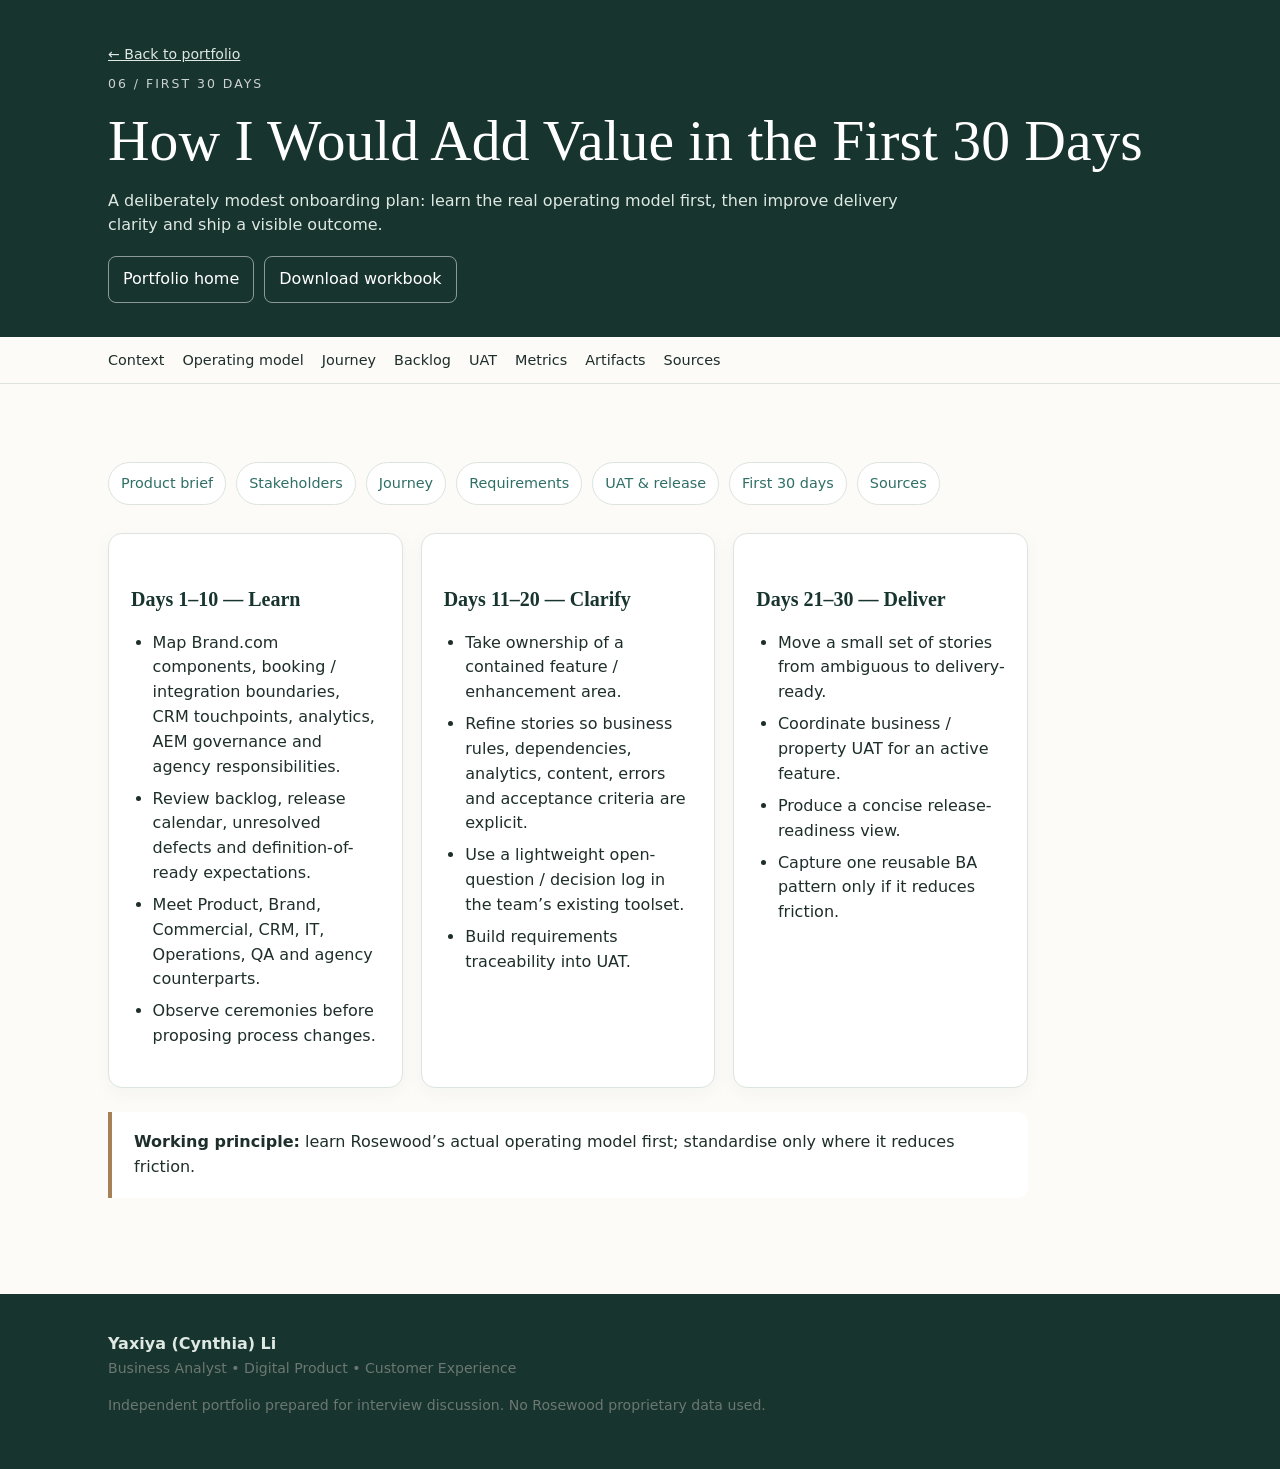
<file: 06_first_30_days.html>
<!doctype html><html lang="en"><head><meta charset="utf-8"><meta name="viewport" content="width=device-width,initial-scale=1"><title>How I Would Add Value in the First 30 Days | Rosewood BA Case</title><link rel="stylesheet" href="../styles.css"></head><body>
<div class="article-hero"><div class="wrap"><div class="breadcrumb"><a href="../index.html">← Back to portfolio</a></div><div class="eyebrow">06 / FIRST 30 DAYS</div><h1>How I Would Add Value in the First 30 Days</h1><p>A deliberately modest onboarding plan: learn the real operating model first, then improve delivery clarity and ship a visible outcome.</p><div class="top-actions"><a class="button secondary" href="../index.html">Portfolio home</a><a class="button secondary" href="../Rosewood_Digital_Product_BA_Workbook.xlsx">Download workbook</a></div></div></div>
<nav class="nav"><div class="wrap"><a href="../index.html#context">Context</a><a href="../index.html#operating">Operating model</a><a href="../index.html#journey">Journey</a><a href="../index.html#backlog">Backlog</a><a href="../index.html#uat">UAT</a><a href="../index.html#metrics">Metrics</a><a href="../index.html#artifacts">Artifacts</a><a href="../index.html#sources">Sources</a></div></nav><main class="article"><div class="wrap"><div class="prose"><div class="artifact-nav"><a href="01_product_brief.html">Product brief</a><a href="02_stakeholders.html">Stakeholders</a><a href="03_journey.html">Journey</a><a href="04_requirements.html">Requirements</a><a href="05_uat_release.html">UAT & release</a><a href="06_first_30_days.html">First 30 days</a><a href="07_sources.html">Sources</a></div>
<div class="grid"><div class="card"><h3>Days 1–10 — Learn</h3><ul><li>Map Brand.com components, booking / integration boundaries, CRM touchpoints, analytics, AEM governance and agency responsibilities.</li><li>Review backlog, release calendar, unresolved defects and definition-of-ready expectations.</li><li>Meet Product, Brand, Commercial, CRM, IT, Operations, QA and agency counterparts.</li><li>Observe ceremonies before proposing process changes.</li></ul></div><div class="card"><h3>Days 11–20 — Clarify</h3><ul><li>Take ownership of a contained feature / enhancement area.</li><li>Refine stories so business rules, dependencies, analytics, content, errors and acceptance criteria are explicit.</li><li>Use a lightweight open-question / decision log in the team’s existing toolset.</li><li>Build requirements traceability into UAT.</li></ul></div><div class="card"><h3>Days 21–30 — Deliver</h3><ul><li>Move a small set of stories from ambiguous to delivery-ready.</li><li>Coordinate business / property UAT for an active feature.</li><li>Produce a concise release-readiness view.</li><li>Capture one reusable BA pattern only if it reduces friction.</li></ul></div></div>
<div class="callout"><strong>Working principle:</strong> learn Rosewood’s actual operating model first; standardise only where it reduces friction.</div>
</div></div></main><footer class="footer"><div class="wrap"><strong>Yaxiya (Cynthia) Li</strong><br><span class="small">Business Analyst • Digital Product • Customer Experience</span><p class="small">Independent portfolio prepared for interview discussion. No Rosewood proprietary data used.</p></div></footer></body></html>
</file>
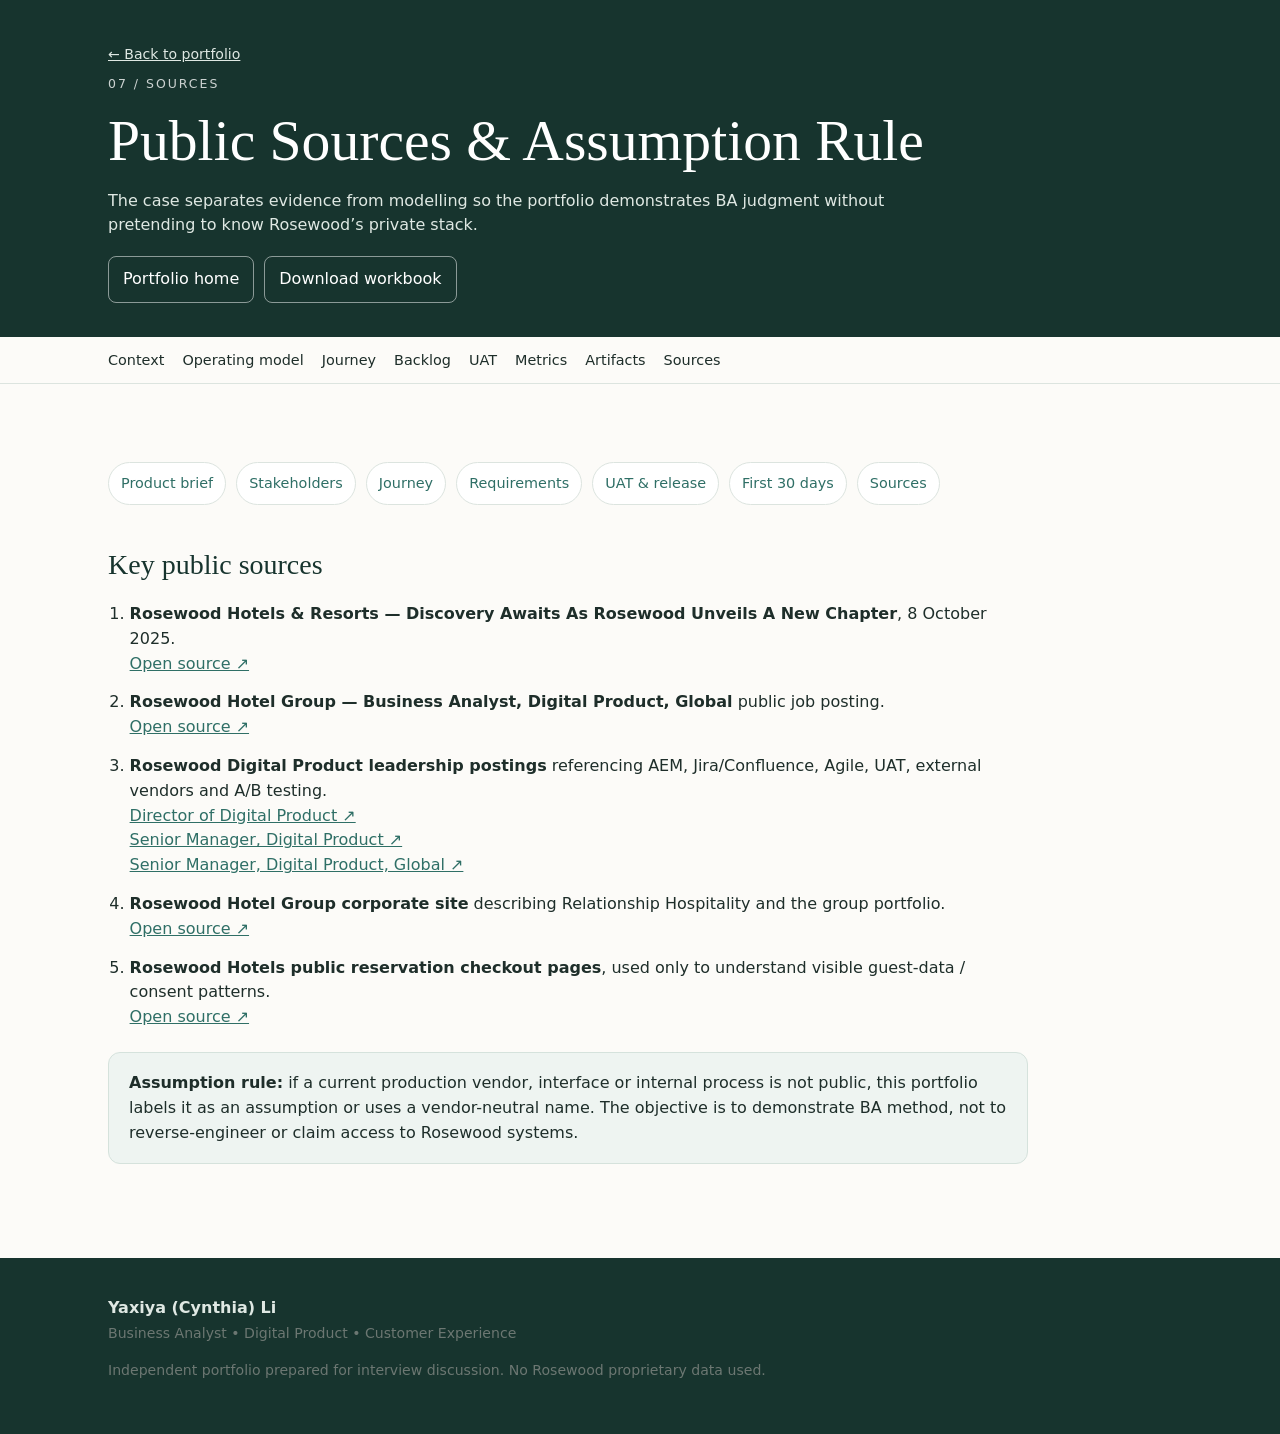
<file: 07_sources.html>
<!doctype html><html lang="en"><head><meta charset="utf-8"><meta name="viewport" content="width=device-width,initial-scale=1"><title>Public Sources &amp; Assumption Rule | Rosewood BA Case</title><link rel="stylesheet" href="../styles.css"></head><body>
<div class="article-hero"><div class="wrap"><div class="breadcrumb"><a href="../index.html">← Back to portfolio</a></div><div class="eyebrow">07 / SOURCES</div><h1>Public Sources & Assumption Rule</h1><p>The case separates evidence from modelling so the portfolio demonstrates BA judgment without pretending to know Rosewood’s private stack.</p><div class="top-actions"><a class="button secondary" href="../index.html">Portfolio home</a><a class="button secondary" href="../Rosewood_Digital_Product_BA_Workbook.xlsx">Download workbook</a></div></div></div>
<nav class="nav"><div class="wrap"><a href="../index.html#context">Context</a><a href="../index.html#operating">Operating model</a><a href="../index.html#journey">Journey</a><a href="../index.html#backlog">Backlog</a><a href="../index.html#uat">UAT</a><a href="../index.html#metrics">Metrics</a><a href="../index.html#artifacts">Artifacts</a><a href="../index.html#sources">Sources</a></div></nav><main class="article"><div class="wrap"><div class="prose"><div class="artifact-nav"><a href="01_product_brief.html">Product brief</a><a href="02_stakeholders.html">Stakeholders</a><a href="03_journey.html">Journey</a><a href="04_requirements.html">Requirements</a><a href="05_uat_release.html">UAT & release</a><a href="06_first_30_days.html">First 30 days</a><a href="07_sources.html">Sources</a></div>
<h2 class="section-title">Key public sources</h2><ol class="source-list"><li><strong>Rosewood Hotels & Resorts — Discovery Awaits As Rosewood Unveils A New Chapter</strong>, 8 October 2025.<br><a href="https://www.rosewoodhotels.com/en/global/media-hub/press-releases/discovery-awaits-as-rosewood-unveils-a-new-chapter/" target="_blank" rel="noopener">Open source ↗</a></li><li><strong>Rosewood Hotel Group — Business Analyst, Digital Product, Global</strong> public job posting.<br><a href="https://hk.linkedin.com/jobs/view/business-analyst-digital-product-global-at-rosewood-hotel-group-4434966169" target="_blank" rel="noopener">Open source ↗</a></li><li><strong>Rosewood Digital Product leadership postings</strong> referencing AEM, Jira/Confluence, Agile, UAT, external vendors and A/B testing.<br><a href="https://hk.linkedin.com/jobs/view/director-of-digital-product-at-rosewood-hotel-group-3540960289" target="_blank" rel="noopener">Director of Digital Product ↗</a><br><a href="https://hk.linkedin.com/jobs/view/senior-manager-digital-product-pm-at-rosewood-hotel-group-3609640076" target="_blank" rel="noopener">Senior Manager, Digital Product ↗</a><br><a href="https://hk.linkedin.com/jobs/view/senior-manager-digital-product-global-4-month-fixed-term-contract-at-rosewood-hotel-group-4366986566" target="_blank" rel="noopener">Senior Manager, Digital Product, Global ↗</a></li><li><strong>Rosewood Hotel Group corporate site</strong> describing Relationship Hospitality and the group portfolio.<br><a href="https://www.rosewoodhotelgroup.com/" target="_blank" rel="noopener">Open source ↗</a></li><li><strong>Rosewood Hotels public reservation checkout pages</strong>, used only to understand visible guest-data / consent patterns.<br><a href="https://www.rosewoodhotels.com/en/vienna/reservations/checkout" target="_blank" rel="noopener">Open source ↗</a></li></ol>
<div class="note"><strong>Assumption rule:</strong> if a current production vendor, interface or internal process is not public, this portfolio labels it as an assumption or uses a vendor-neutral name. The objective is to demonstrate BA method, not to reverse-engineer or claim access to Rosewood systems.</div>
</div></div></main><footer class="footer"><div class="wrap"><strong>Yaxiya (Cynthia) Li</strong><br><span class="small">Business Analyst • Digital Product • Customer Experience</span><p class="small">Independent portfolio prepared for interview discussion. No Rosewood proprietary data used.</p></div></footer></body></html>
</file>
<file: styles.css>
:root{--ink:#1e2e2a;--green:#234238;--deep:#17342e;--teal:#2f6f66;--cream:#f4f1e9;--paper:#fcfbf8;--muted:#6c7772;--line:#dce4df;--white:#fff;--accent:#a68158}
*{box-sizing:border-box} body{margin:0;font-family:Inter,ui-sans-serif,system-ui,-apple-system,BlinkMacSystemFont,"Segoe UI",sans-serif;background:var(--paper);color:var(--ink);line-height:1.55} a{color:var(--teal)}
.wrap{max-width:1120px;margin:auto;padding:0 28px}.hero{background:linear-gradient(135deg,var(--deep),var(--green));color:white;padding:74px 0 62px}.eyebrow{text-transform:uppercase;letter-spacing:.16em;font-size:.78rem;opacity:.78}.hero h1{font-family:Georgia,"Times New Roman",serif;font-weight:500;font-size:clamp(2.6rem,6vw,5.4rem);line-height:1.02;margin:.35em 0 .22em;max-width:920px}.hero p{max-width:780px;font-size:1.1rem;color:#edf3ef}.tag{display:inline-block;border:1px solid rgba(255,255,255,.25);padding:8px 12px;border-radius:999px;margin:8px 8px 0 0;font-size:.86rem}.nav{position:sticky;top:0;background:rgba(252,251,248,.94);backdrop-filter:blur(12px);border-bottom:1px solid var(--line);z-index:20}.nav .wrap{display:flex;gap:18px;overflow:auto;padding-top:12px;padding-bottom:12px}.nav a{text-decoration:none;color:var(--ink);white-space:nowrap;font-size:.9rem}.section{padding:68px 0}.section.alt{background:var(--cream)} h2{font-family:Georgia,"Times New Roman",serif;font-weight:500;font-size:2.2rem;color:var(--deep);margin:0 0 12px} h3{color:var(--deep);margin-top:0}.lead{font-size:1.08rem;max-width:820px;color:#45534e}.grid{display:grid;grid-template-columns:repeat(3,1fr);gap:18px;margin-top:26px}.card{background:white;border:1px solid var(--line);border-radius:14px;padding:22px;box-shadow:0 5px 18px rgba(24,52,46,.04)}.card strong{color:var(--deep)}.small{font-size:.88rem;color:var(--muted)}
.flow{display:grid;grid-template-columns:repeat(7,1fr);gap:8px;margin-top:28px}.step{background:white;border:1px solid var(--line);border-top:3px solid var(--teal);padding:14px;border-radius:10px;min-height:150px}.step b{display:block;margin-bottom:8px;color:var(--deep)}
.table-wrap{overflow:auto;border:1px solid var(--line);border-radius:12px;background:white;margin-top:24px}table{border-collapse:collapse;width:100%;min-width:900px;font-size:.9rem}th{background:var(--deep);color:white;text-align:left;padding:12px}td{padding:12px;border-top:1px solid var(--line);vertical-align:top}tr:nth-child(even) td{background:#fafcfb}.pill{display:inline-block;padding:3px 8px;border-radius:999px;background:#e8f3ef;color:var(--deep);font-size:.78rem;font-weight:600}.callout{border-left:4px solid var(--accent);background:white;padding:18px 22px;margin:24px 0;border-radius:0 10px 10px 0}.two{display:grid;grid-template-columns:1fr 1fr;gap:22px}.artifact{display:flex;align-items:center;justify-content:space-between;gap:18px;background:white;border:1px solid var(--line);padding:18px 20px;border-radius:12px;margin-top:14px}.button{background:var(--deep);color:white;text-decoration:none;padding:10px 14px;border-radius:8px;display:inline-block}.footer{background:var(--deep);color:#dfe8e3;padding:38px 0}.footer a{color:white}
@media(max-width:850px){.grid,.two{grid-template-columns:1fr}.flow{grid-template-columns:1fr 1fr}.hero{padding-top:50px}}@media(max-width:560px){.flow{grid-template-columns:1fr}.wrap{padding:0 18px}}

.article-hero{background:var(--deep);color:white;padding:44px 0 34px}.article-hero h1{font-family:Georgia,"Times New Roman",serif;font-weight:500;font-size:clamp(2rem,4.5vw,3.6rem);line-height:1.08;margin:.3em 0 .15em}.article-hero p{max-width:820px;color:#dfe8e3}.article{padding:50px 0 72px}.article .prose{max-width:920px}.article h2{font-size:1.75rem;margin-top:38px}.article h3{font-family:Georgia,"Times New Roman",serif;color:var(--deep);font-size:1.25rem;margin:28px 0 8px}.article p,.article li{font-size:1rem}.article ul,.article ol{padding-left:1.35rem}.article li{margin:.45rem 0}.article table{min-width:720px}.article .table-wrap{margin:18px 0 30px}.breadcrumb{font-size:.88rem;margin-bottom:8px}.breadcrumb a{color:#dfe8e3}.story{background:white;border:1px solid var(--line);border-radius:14px;padding:22px;margin:18px 0}.story h3{margin-top:0}.story .story-text{font-size:1.03rem;border-left:3px solid var(--accent);padding-left:14px}.ac{margin-top:12px}.ac li{margin:.55rem 0}.note{background:#eef4f1;border:1px solid #d5e2dc;border-radius:12px;padding:18px 20px;margin:22px 0}.kpi-grid{display:grid;grid-template-columns:repeat(2,1fr);gap:16px;margin-top:16px}.kpi{background:white;border:1px solid var(--line);border-radius:12px;padding:18px}.source-list li{margin-bottom:14px;overflow-wrap:anywhere}.top-actions{display:flex;gap:10px;flex-wrap:wrap;margin-top:18px}.button.secondary{background:transparent;border:1px solid rgba(255,255,255,.5);color:white}.section-title{margin-top:0}.artifact-nav{display:flex;gap:10px;flex-wrap:wrap;margin:28px 0}.artifact-nav a{border:1px solid var(--line);background:white;padding:9px 12px;border-radius:999px;text-decoration:none;font-size:.9rem}.artifact-nav a:hover{border-color:var(--teal)}
@media(max-width:760px){.kpi-grid{grid-template-columns:1fr}.article{padding-top:34px}.article table{min-width:680px}}
</file>
